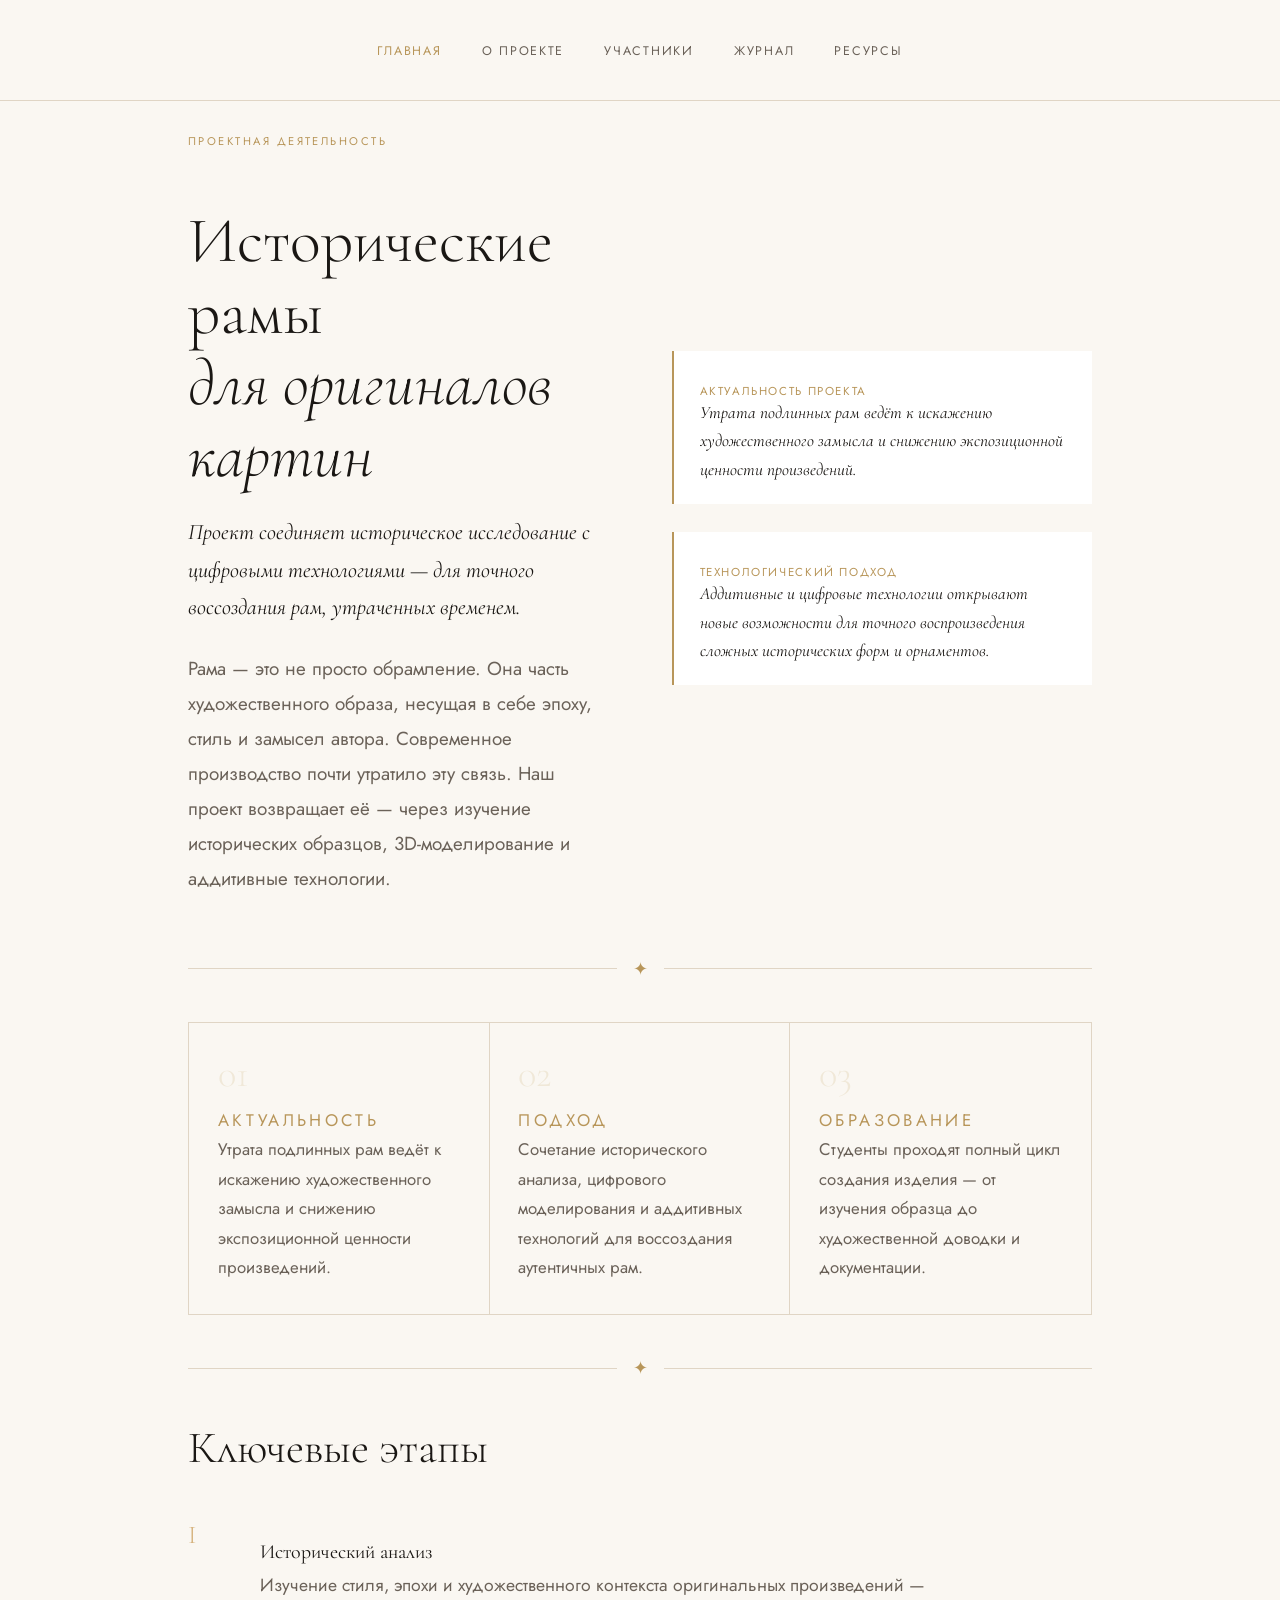
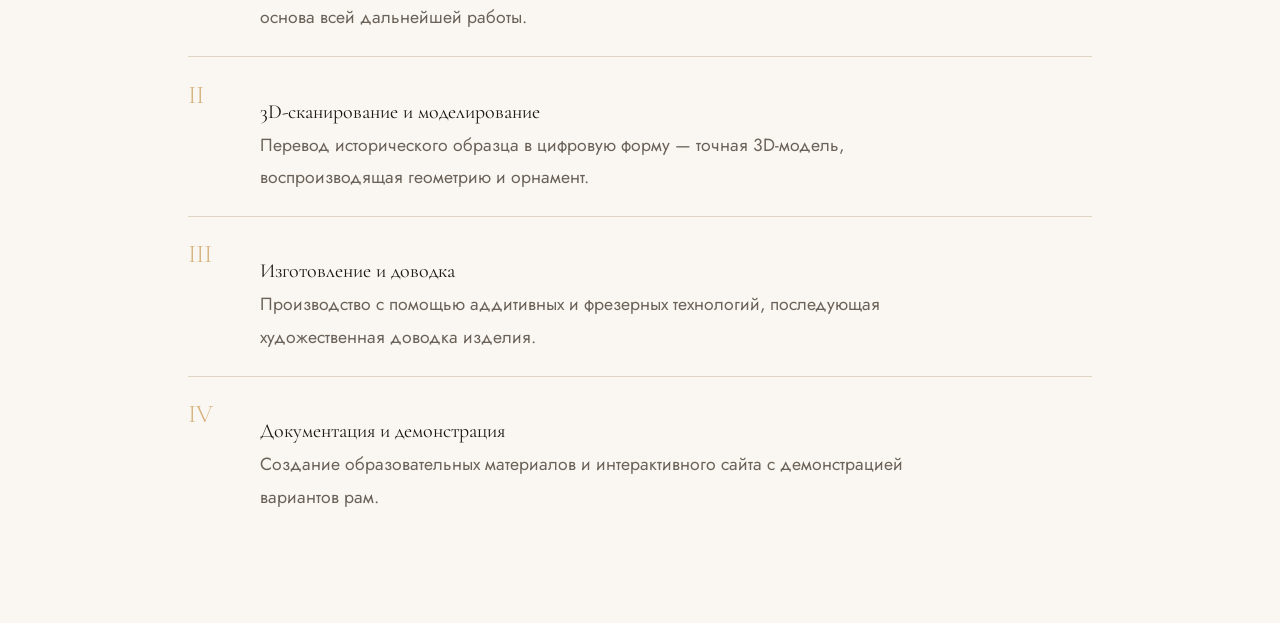
<file: site/Site Alexey/index.html>
<!DOCTYPE html>
<html lang="ru">
<head>
<meta charset="UTF-8">
<meta name="viewport" content="width=device-width, initial-scale=1.0">
<title>Исторические рамы | Главная</title>
<link href="https://fonts.googleapis.com/css2?family=Cormorant+Garamond:ital,wght@0,300;0,400;0,600;1,300;1,400&family=Jost:wght@300;400;500&display=swap" rel="stylesheet">
<link rel="stylesheet" href="css/style.css">
</head>
<body>


<nav>
  <ul>
    <li><a href="index.html" class="active">Главная</a></li>
    <li><a href="about.html">О проекте</a></li>
    <li><a href="team.html">Участники</a></li>
    <li><a href="journal.html">Журнал</a></li>
    <li><a href="resources.html">Ресурсы</a></li>
  </ul>
</nav>

<main>
<section class="active">

 <div class="hero">
      <div class="hero-text">
        <p class="section-label">Проектная деятельность</p>
        <h1>Исторические рамы<br><em>для оригиналов картин</em></h1>
        <p class="lead">Проект соединяет историческое исследование с цифровыми технологиями — для точного воссоздания рам, утраченных временем.</p>
        <p>Рама — это не просто обрамление. Она часть художественного образа, несущая в себе эпоху, стиль и замысел автора. Современное производство почти утратило эту связь. Наш проект возвращает её — через изучение исторических образцов, 3D-моделирование и аддитивные технологии.</p>
      </div>

      <div class="hero-aside">
        <div class="hero-quote">
		  <cite>Актуальность проекта</cite>
          <p>Утрата подлинных рам ведёт к искажению художественного замысла и снижению экспозиционной ценности произведений.</p>
        </div>
        <div class="hero-quote">
		  <cite>Технологический подход</cite>
          <p>Аддитивные и цифровые технологии открывают новые возможности для точного воспроизведения сложных исторических форм и орнаментов.</p>
        </div>
      </div>
    </div>
	<div class="ornament-divider"><span>✦</span></div>
    <div class="home-cards">
      <div class="home-card">
        <div class="home-card-num">01</div>
        <p class="home-card-label">Актуальность</p>
        <p>Утрата подлинных рам ведёт к искажению художественного замысла и снижению экспозиционной ценности произведений.</p>
      </div>
      <div class="home-card">
        <div class="home-card-num">02</div>
        <p class="home-card-label">Подход</p>
        <p>Сочетание исторического анализа, цифрового моделирования и аддитивных технологий для воссоздания аутентичных рам.</p>
      </div>
      <div class="home-card">
        <div class="home-card-num">03</div>
        <p class="home-card-label">Образование</p>
        <p>Студенты проходят полный цикл создания изделия — от изучения образца до художественной доводки и документации.</p>
      </div>
    </div>
	<div class="ornament-divider"><span>✦</span></div>
      <h2>Ключевые этапы</h2>
      <div class="stage-list">
        <div class="stage-item">
          <span class="stage-n">I</span>
          <div class="stage-body">
            <h3>Исторический анализ</h3>
            <p>Изучение стиля, эпохи и художественного контекста оригинальных произведений — основа всей дальнейшей работы.</p>
          </div>
        </div>
        <div class="stage-item">
          <span class="stage-n">II</span>
          <div class="stage-body">
            <h3>3D-сканирование и моделирование</h3>
            <p>Перевод исторического образца в цифровую форму — точная 3D-модель, воспроизводящая геометрию и орнамент.</p>
          </div>
        </div>
        <div class="stage-item">
          <span class="stage-n">III</span>
          <div class="stage-body">
            <h3>Изготовление и доводка</h3>
            <p>Производство с помощью аддитивных и фрезерных технологий, последующая художественная доводка изделия.</p>
          </div>
        </div>
        <div class="stage-item">
          <span class="stage-n">IV</span>
          <div class="stage-body">
            <h3>Документация и демонстрация</h3>
            <p>Создание образовательных материалов и интерактивного сайта с демонстрацией вариантов рам.</p>
          </div>
        </div>
      </div>
    </div>

</section>
</main>

</body>
</html>
</file>
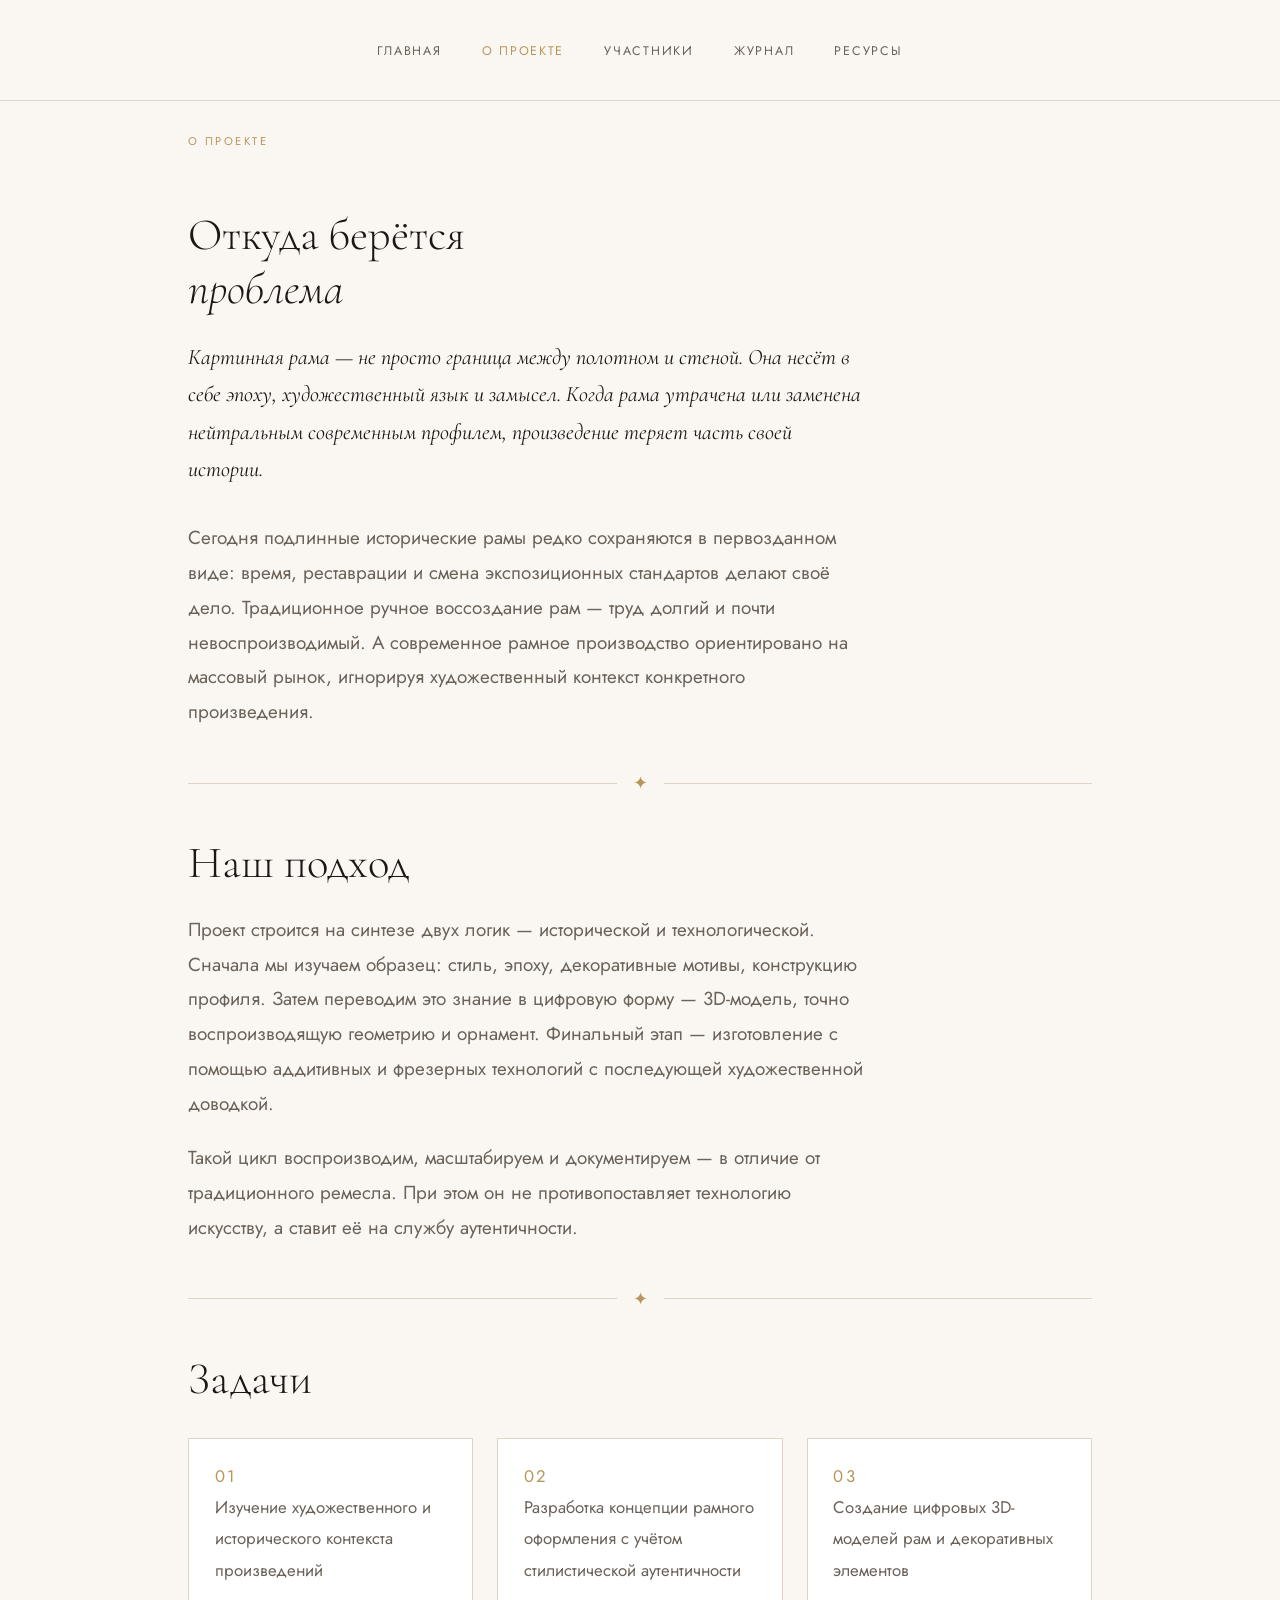
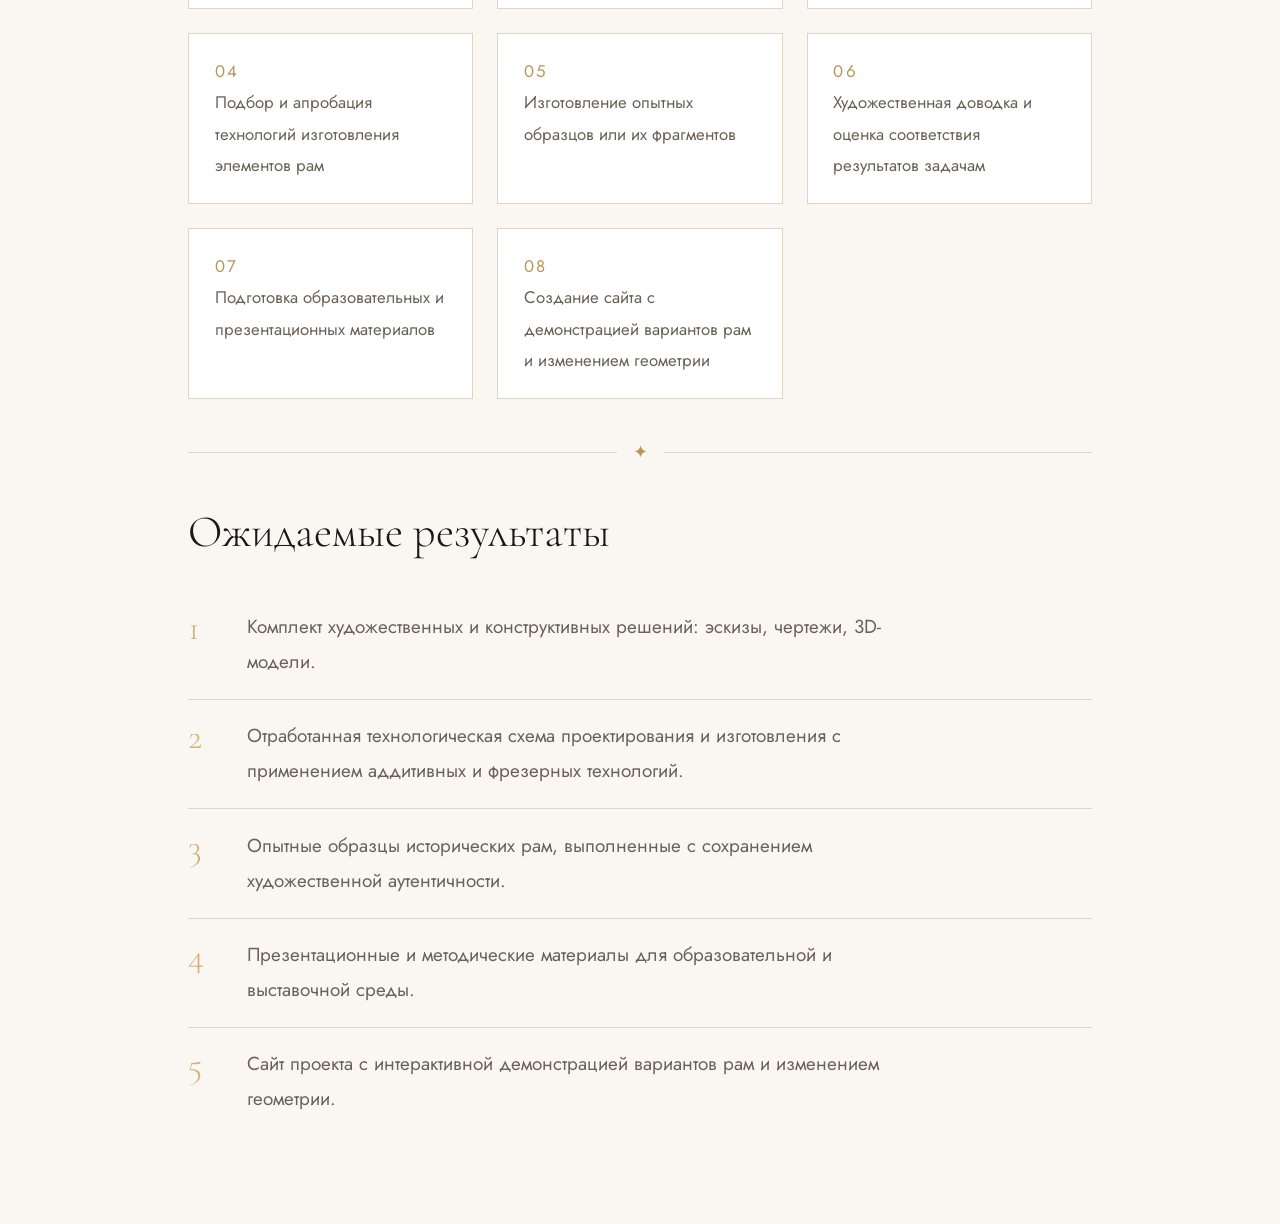
<file: site/Site Alexey/about.html>
<!DOCTYPE html>
<html lang="ru">
<head>
<meta charset="UTF-8">
<meta name="viewport" content="width=device-width, initial-scale=1.0">
<title>Исторические рамы | О проекте</title>
<link href="https://fonts.googleapis.com/css2?family=Cormorant+Garamond:ital,wght@0,300;0,400;0,600;1,300;1,400&family=Jost:wght@300;400;500&display=swap" rel="stylesheet">
<link rel="stylesheet" href="css/style.css">
</head>
<body>

<nav>
  <ul>
    <li><a href="index.html">Главная</a></li>
    <li><a href="about.html" class="active">О проекте</a></li>
    <li><a href="team.html">Участники</a></li>
    <li><a href="journal.html">Журнал</a></li>
    <li><a href="resources.html">Ресурсы</a></li>
  </ul>
</nav>

<main>
<section class="active">
<div class="hero">
	<p class="section-label">О проекте</p>
</div>
    <h2>Откуда берётся<br><em>проблема</em></h2>
    <p class="lead">Картинная рама — не просто граница между полотном и стеной. Она несёт в себе эпоху, художественный язык и замысел. Когда рама утрачена или заменена нейтральным современным профилем, произведение теряет часть своей истории.</p>
    <p>Сегодня подлинные исторические рамы редко сохраняются в первозданном виде: время, реставрации и смена экспозиционных стандартов делают своё дело. Традиционное ручное воссоздание рам — труд долгий и почти невоспроизводимый. А современное рамное производство ориентировано на массовый рынок, игнорируя художественный контекст конкретного произведения.</p>

    <div class="ornament-divider"><span>✦</span></div>

    <h2>Наш подход</h2>
    <p>Проект строится на синтезе двух логик — исторической и технологической. Сначала мы изучаем образец: стиль, эпоху, декоративные мотивы, конструкцию профиля. Затем переводим это знание в цифровую форму — 3D-модель, точно воспроизводящую геометрию и орнамент. Финальный этап — изготовление с помощью аддитивных и фрезерных технологий с последующей художественной доводкой.</p>
    <p>Такой цикл воспроизводим, масштабируем и документируем — в отличие от традиционного ремесла. При этом он не противопоставляет технологию искусству, а ставит её на службу аутентичности.</p>

    <div class="ornament-divider"><span>✦</span></div>

    <h2>Задачи</h2>
    <div class="tasks-grid">
      <div class="task-card"><p class="task-num">01</p><p>Изучение художественного и исторического контекста произведений</p></div>
      <div class="task-card"><p class="task-num">02</p><p>Разработка концепции рамного оформления с учётом стилистической аутентичности</p></div>
      <div class="task-card"><p class="task-num">03</p><p>Создание цифровых 3D-моделей рам и декоративных элементов</p></div>
      <div class="task-card"><p class="task-num">04</p><p>Подбор и апробация технологий изготовления элементов рам</p></div>
      <div class="task-card"><p class="task-num">05</p><p>Изготовление опытных образцов или их фрагментов</p></div>
      <div class="task-card"><p class="task-num">06</p><p>Художественная доводка и оценка соответствия результатов задачам</p></div>
      <div class="task-card"><p class="task-num">07</p><p>Подготовка образовательных и презентационных материалов</p></div>
      <div class="task-card"><p class="task-num">08</p><p>Создание сайта с демонстрацией вариантов рам и изменением геометрии</p></div>
    </div>

    <div class="ornament-divider"><span>✦</span></div>

    <h2>Ожидаемые результаты</h2>
    <div class="results-list">
      <div class="result-item"><span class="result-num">1</span><p>Комплект художественных и конструктивных решений: эскизы, чертежи, 3D-модели.</p></div>
      <div class="result-item"><span class="result-num">2</span><p>Отработанная технологическая схема проектирования и изготовления с применением аддитивных и фрезерных технологий.</p></div>
      <div class="result-item"><span class="result-num">3</span><p>Опытные образцы исторических рам, выполненные с сохранением художественной аутентичности.</p></div>
      <div class="result-item"><span class="result-num">4</span><p>Презентационные и методические материалы для образовательной и выставочной среды.</p></div>
      <div class="result-item"><span class="result-num">5</span><p>Сайт проекта с интерактивной демонстрацией вариантов рам и изменением геометрии.</p></div>
    </div>

</section>
</main>

</body>
</html>
</file>
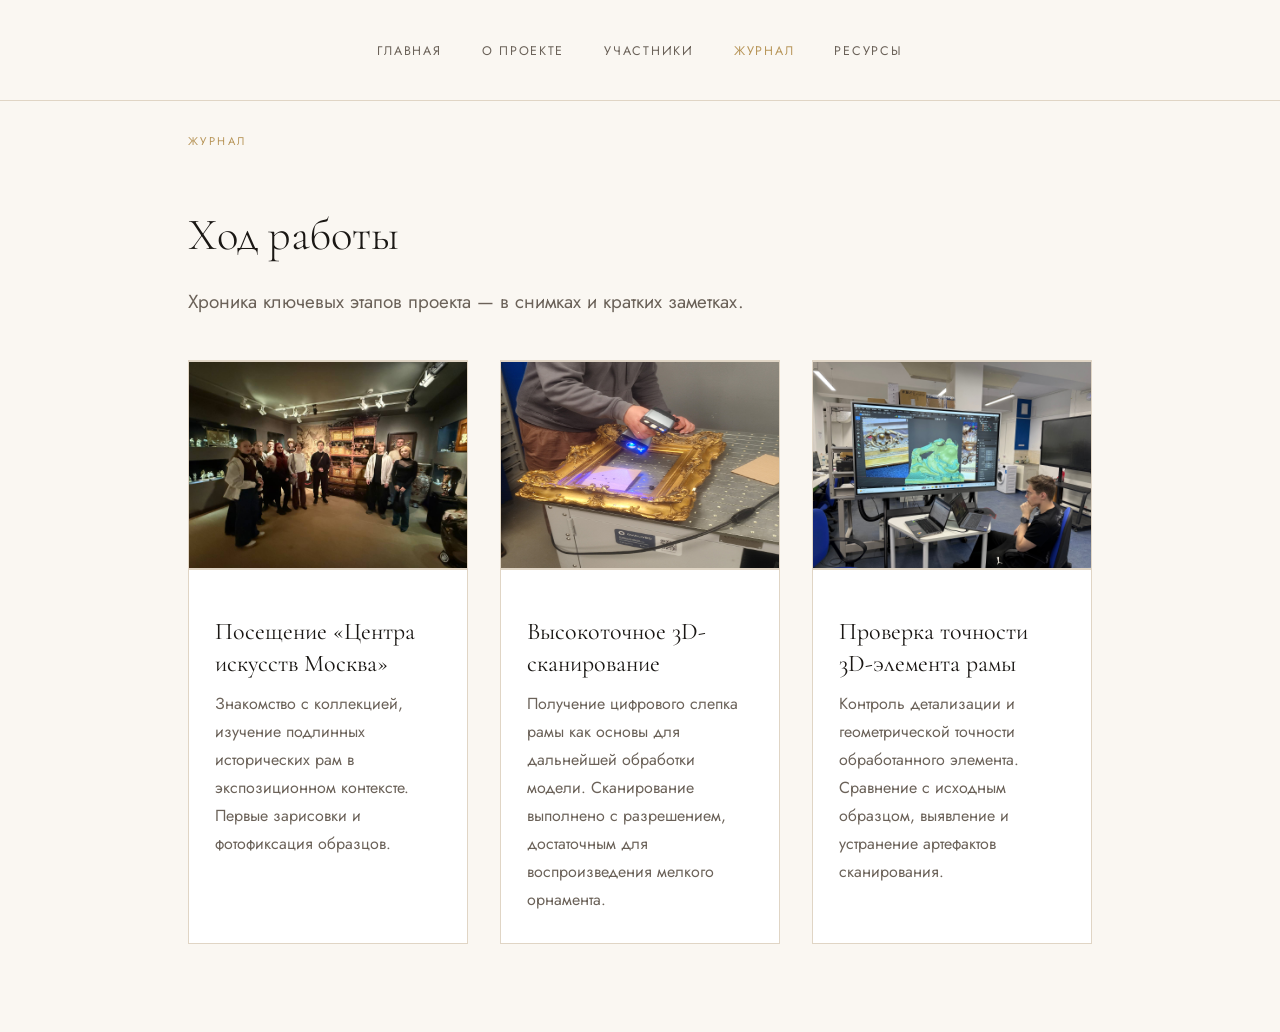
<file: site/Site Alexey/journal.html>
<!DOCTYPE html>
<html lang="ru">
<head>
<meta charset="UTF-8">
<meta name="viewport" content="width=device-width, initial-scale=1.0">
<title>Исторические рамы | Журнал</title>
<link href="https://fonts.googleapis.com/css2?family=Cormorant+Garamond:ital,wght@0,300;0,400;0,600;1,300;1,400&family=Jost:wght@300;400;500&display=swap" rel="stylesheet">
<link rel="stylesheet" href="css/style.css">
</head>
<body>

<nav>
  <ul>
    <li><a href="index.html">Главная</a></li>
    <li><a href="about.html">О проекте</a></li>
    <li><a href="team.html">Участники</a></li>
    <li><a href="journal.html" class="active">Журнал</a></li>
    <li><a href="resources.html">Ресурсы</a></li>
  </ul>
</nav>

<main>
<section class="active">
<div class="hero">
	<p class="section-label">Журнал</p>
</div>
    <h2>Ход работы</h2>
    <p>Хроника ключевых этапов проекта — в снимках и кратких заметках.</p>
    <div class="photo-grid">
      <div class="photo-card">
        <div class="photo-placeholder">
			<img class="member-photo" src="img/museum.jpg">
		</div>
        <div class="photo-meta">
          <h3>Посещение «Центра искусств Москва»</h3>
          <p>Знакомство с коллекцией, изучение подлинных исторических рам в экспозиционном контексте. Первые зарисовки и фотофиксация образцов.</p>
        </div>
      </div>
      <div class="photo-card">
        <div class="photo-placeholder">
			<img class="member-photo" src="img/scan.jpg">
		</div>
        <div class="photo-meta">
          <h3>Высокоточное 3D-сканирование</h3>
          <p>Получение цифрового слепка рамы как основы для дальнейшей обработки модели. Сканирование выполнено с разрешением, достаточным для воспроизведения мелкого орнамента.</p>
        </div>
      </div>
      <div class="photo-card">
        <div class="photo-placeholder">
			<img class="member-photo" src="img/work.jpg">
		</div>
        <div class="photo-meta">
          <h3>Проверка точности 3D-элемента рамы</h3>
          <p>Контроль детализации и геометрической точности обработанного элемента. Сравнение с исходным образцом, выявление и устранение артефактов сканирования.</p>
        </div>
      </div>
    </div>
</section>
</main>

</body>
</html>
</file>
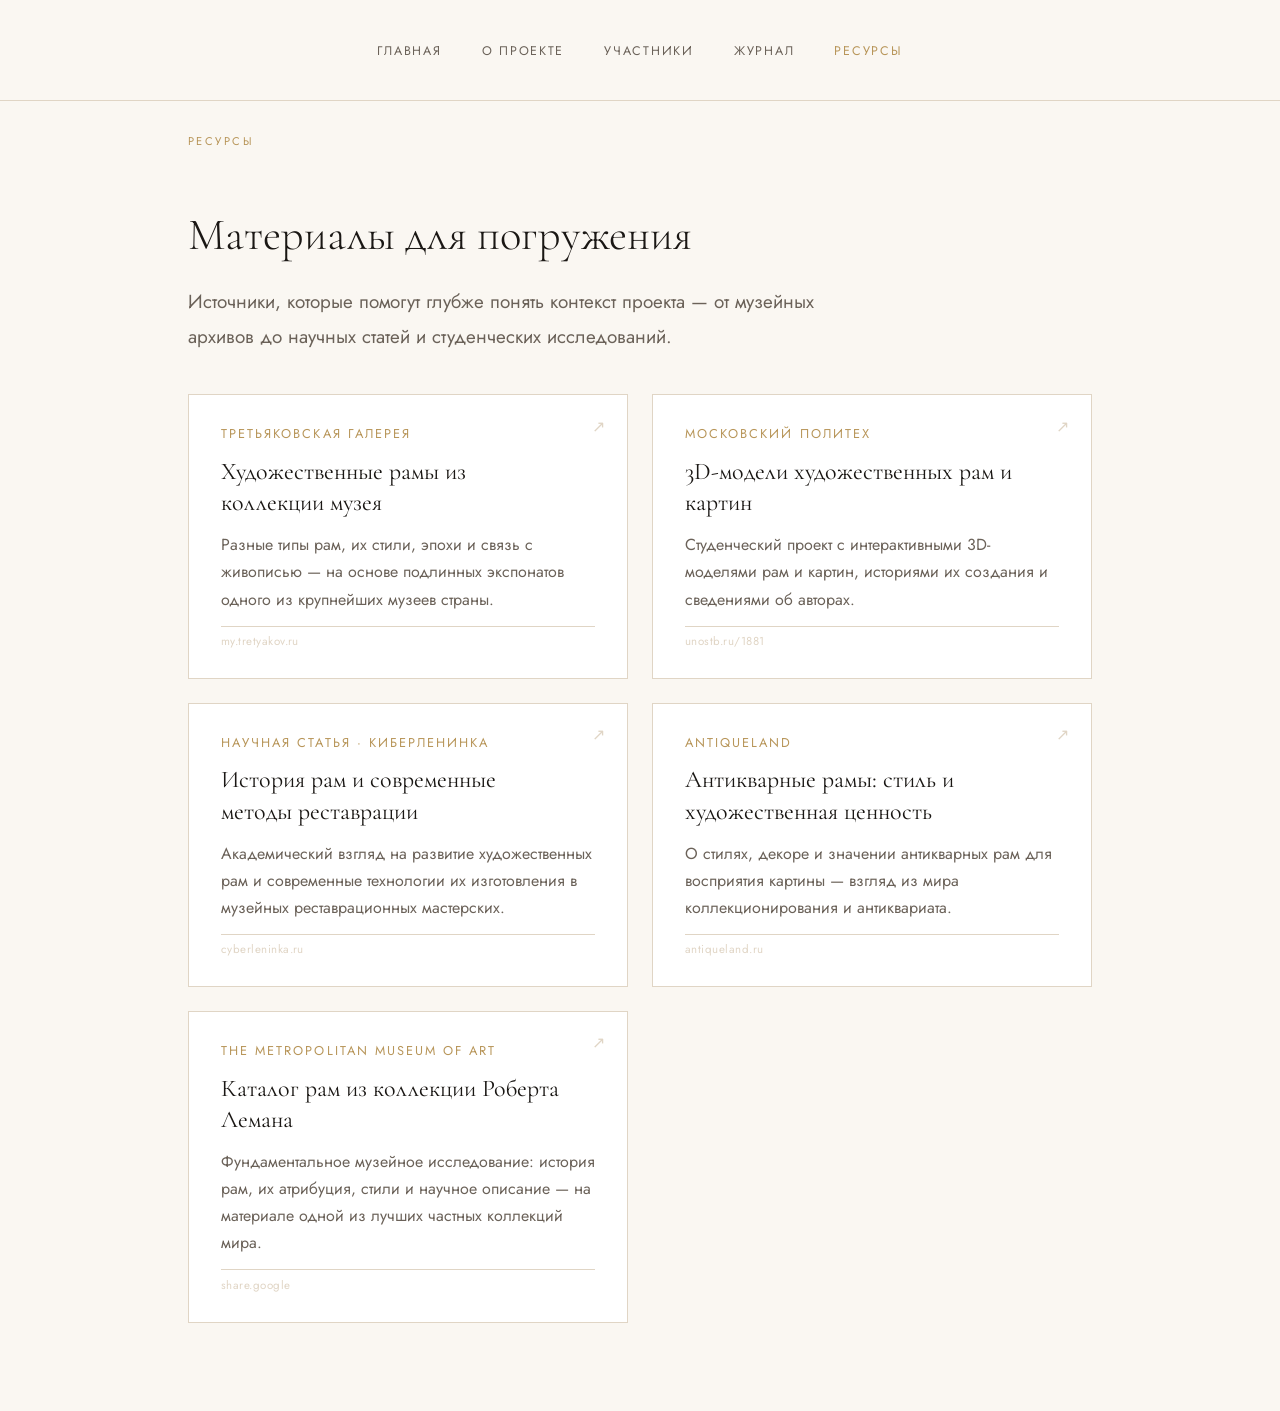
<file: site/Site Alexey/resources.html>
<!DOCTYPE html>
<html lang="ru">
<head>
<meta charset="UTF-8">
<meta name="viewport" content="width=device-width, initial-scale=1.0">
<title>Исторические рамы | Ресурсы</title>
<link href="https://fonts.googleapis.com/css2?family=Cormorant+Garamond:ital,wght@0,300;0,400;0,600;1,300;1,400&family=Jost:wght@300;400;500&display=swap" rel="stylesheet">
<link rel="stylesheet" href="css/style.css">
</head>
<body>

<nav>
  <ul>
    <li><a href="index.html">Главная</a></li>
    <li><a href="about.html">О проекте</a></li>
    <li><a href="team.html">Участники</a></li>
    <li><a href="journal.html">Журнал</a></li>
    <li><a href="resources.html" class="active">Ресурсы</a></li>
  </ul>
</nav>

<main>
<section class="active">
<div class="hero">
	<p class="section-label">Ресурсы</p>
</div>
    <h2>Материалы для погружения</h2>
    <p>Источники, которые помогут глубже понять контекст проекта — от музейных архивов до научных статей и студенческих исследований.</p>
    <div class="resources-grid">

      <a class="resource-card" href="https://my.tretyakov.ru/app/gallery?category=155810" target="_blank" rel="noopener">
        <span class="resource-source">Третьяковская галерея</span>
        <h3>Художественные рамы из коллекции музея</h3>
        <p>Разные типы рам, их стили, эпохи и связь с живописью — на основе подлинных экспонатов одного из крупнейших музеев страны.</p>
        <span class="resource-url">my.tretyakov.ru</span>
      </a>

      <a class="resource-card" href="https://unostb.ru/1881/" target="_blank" rel="noopener">
        <span class="resource-source">Московский Политех</span>
        <h3>3D-модели художественных рам и картин</h3>
        <p>Студенческий проект с интерактивными 3D-моделями рам и картин, историями их создания и сведениями об авторах.</p>
        <span class="resource-url">unostb.ru/1881</span>
      </a>

      <a class="resource-card" href="https://cyberleninka.ru/article/n/kratkaya-istoriya-hudozhestvennyh-ram-i-sovremennyy-opyt-ih-izgotovleniya-v-restavratsionnyh-masterskih-asg/viewer" target="_blank" rel="noopener">
        <span class="resource-source">Научная статья · КиберЛенинка</span>
        <h3>История рам и современные методы реставрации</h3>
        <p>Академический взгляд на развитие художественных рам и современные технологии их изготовления в музейных реставрационных мастерских.</p>
        <span class="resource-url">cyberleninka.ru</span>
      </a>

      <a class="resource-card" href="https://antiqueland.ru/articles/1357/" target="_blank" rel="noopener">
        <span class="resource-source">Antiqueland</span>
        <h3>Антикварные рамы: стиль и художественная ценность</h3>
        <p>О стилях, декоре и значении антикварных рам для восприятия картины — взгляд из мира коллекционирования и антиквариата.</p>
        <span class="resource-url">antiqueland.ru</span>
      </a>

      <a class="resource-card" href="https://share.google/nCqXw1IVtUf0Wc0D0" target="_blank" rel="noopener">
        <span class="resource-source">The Metropolitan Museum of Art</span>
        <h3>Каталог рам из коллекции Роберта Лемана</h3>
        <p>Фундаментальное музейное исследование: история рам, их атрибуция, стили и научное описание — на материале одной из лучших частных коллекций мира.</p>
        <span class="resource-url">share.google</span>
      </a>

    </div>
</section>
</main>

</body>
</html>
</file>
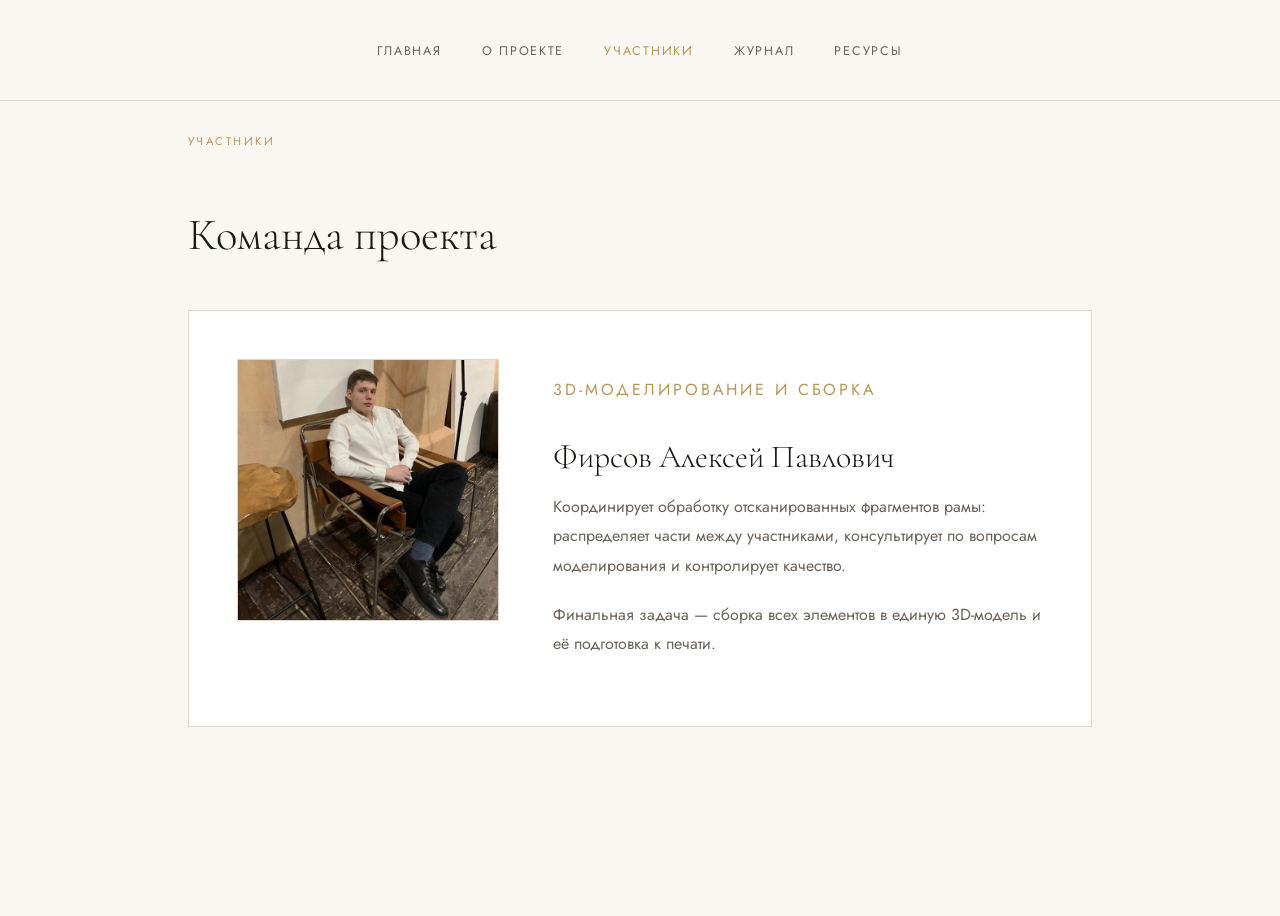
<file: site/Site Alexey/team.html>
<!DOCTYPE html>
<html lang="ru">
<head>
<meta charset="UTF-8">
<meta name="viewport" content="width=device-width, initial-scale=1.0">
<title>Исторические рамы | Участники</title>
<link href="https://fonts.googleapis.com/css2?family=Cormorant+Garamond:ital,wght@0,300;0,400;0,600;1,300;1,400&family=Jost:wght@300;400;500&display=swap" rel="stylesheet">
<link rel="stylesheet" href="css/style.css">
</head>
<body>

<nav>
  <ul>
    <li><a href="index.html">Главная</a></li>
    <li><a href="about.html">О проекте</a></li>
    <li><a href="team.html" class="active">Участники</a></li>
    <li><a href="journal.html">Журнал</a></li>
    <li><a href="resources.html">Ресурсы</a></li>
  </ul>
</nav>

<main>
<section class="active">
<div class="hero">
	<p class="section-label">Участники</p>
</div>
    <h2>Команда проекта</h2>
    <div class="member-single">
      <img class="member-photo" src="img/i.jpg">
      <div class="member-info">
        <p class="member-role">3D-моделирование и сборка</p>
        <h3>Фирсов Алексей Павлович</h3>
        <p>Координирует обработку отсканированных фрагментов рамы: распределяет части между участниками, консультирует по вопросам моделирования и контролирует качество.</p>
        <p>Финальная задача — сборка всех элементов в единую 3D-модель и её подготовка к печати.</p>
      </div>
    </div>

</section>
</main>

</body>
</html>
</file>
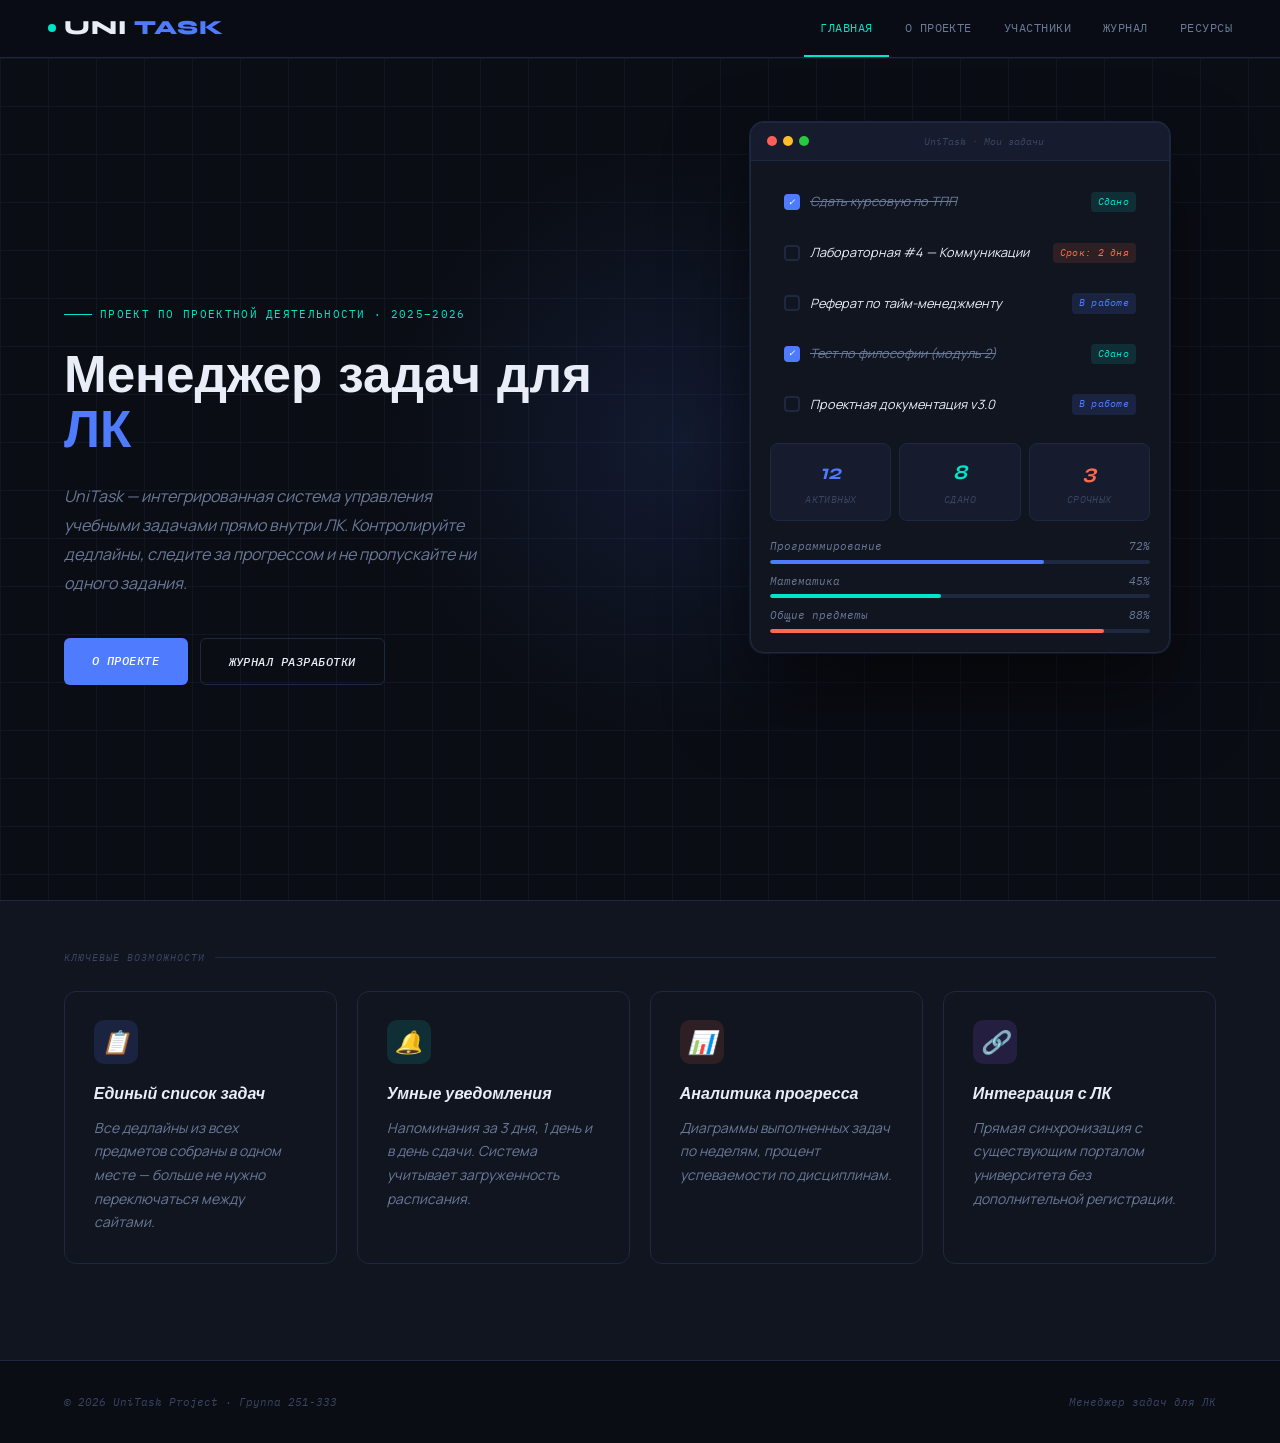
<file: site/Site Lev/taskmanager_site.html>
<!DOCTYPE html>
<html lang="ru">
<head>
<meta charset="UTF-8">
<meta name="viewport" content="width=device-width, initial-scale=1.0">
<title>UniTask — Менеджер задач для Личного Кабинета</title>
<link href="https://fonts.googleapis.com/css2?family=Syne:wght@400;600;700;800&family=IBM+Plex+Mono:wght@300;400;500&family=Manrope:wght@300;400;500;600&display=swap" rel="stylesheet">
<style>
  :root {
    --bg: #0a0d14;
    --surface: #111520;
    --surface2: #161c2e;
    --border: #1e2840;
    --accent: #4f7cff;
    --accent2: #00e5c8;
    --accent3: #ff6b4a;
    --text: #e8edf8;
    --text-muted: #6b7a99;
    --text-dim: #3a4562;
    --glow: rgba(79,124,255,0.18);
  }

  * { margin: 0; padding: 0; box-sizing: border-box; }

  html { scroll-behavior: smooth; }

  body {
    background: var(--bg);
    color: var(--text);
    font-family: 'Manrope', sans-serif;
    font-size: 15px;
    line-height: 1.7;
    overflow-x: hidden;
  }

  /* ── NAV ── */
  nav {
    position: fixed; top: 0; left: 0; right: 0; z-index: 100;
    background: rgba(10,13,20,0.85);
    backdrop-filter: blur(14px);
    border-bottom: 1px solid var(--border);
    display: flex; align-items: center; gap: 0;
    padding: 0 2rem;
    height: 58px;
  }
  .nav-brand {
    font-family: 'Syne', sans-serif;
    font-weight: 800;
    font-size: 1.25rem;
    color: var(--text);
    text-decoration: none;
    margin-right: auto;
    display: flex; align-items: center; gap: 8px;
  }
  .nav-brand span { color: var(--accent); }
  .nav-dot { width: 8px; height: 8px; border-radius: 50%; background: var(--accent2); animation: pulse 2s infinite; }
  @keyframes pulse { 0%,100%{opacity:1;transform:scale(1)} 50%{opacity:.5;transform:scale(0.85)} }
  nav a {
    font-family: 'IBM Plex Mono', monospace;
    font-size: 0.72rem;
    color: var(--text-muted);
    text-decoration: none;
    padding: 0 1rem;
    height: 100%;
    display: flex; align-items: center;
    border-bottom: 2px solid transparent;
    transition: color .2s, border-color .2s;
    letter-spacing: .04em;
    text-transform: uppercase;
  }
  nav a:hover, nav a.active { color: var(--accent2); border-color: var(--accent2); }

  /* ── SECTIONS ── */
  section { display: none; min-height: 100vh; padding-top: 58px; }
  section.active { display: block; animation: fadeIn .4s ease; }
  @keyframes fadeIn { from{opacity:0;transform:translateY(10px)} to{opacity:1;transform:none} }

  /* ── HERO ── */
  .hero {
    min-height: calc(100vh - 58px);
    display: grid;
    grid-template-columns: 1fr 1fr;
    gap: 0;
    position: relative;
    overflow: hidden;
  }
  .hero-grid-bg {
    position: absolute; inset: 0;
    background-image: linear-gradient(var(--border) 1px, transparent 1px), linear-gradient(90deg, var(--border) 1px, transparent 1px);
    background-size: 48px 48px;
    opacity: .35;
  }
  .hero-glow {
    position: absolute; top: 10%; left: 30%;
    width: 600px; height: 600px;
    background: radial-gradient(ellipse, rgba(79,124,255,.12) 0%, transparent 70%);
    pointer-events: none;
  }
  .hero-left {
    padding: 5rem 3rem 3rem 4rem;
    display: flex; flex-direction: column; justify-content: center;
    position: relative; z-index: 2;
  }
  .hero-tag {
    font-family: 'IBM Plex Mono', monospace;
    font-size: .68rem;
    color: var(--accent2);
    letter-spacing: .12em;
    text-transform: uppercase;
    margin-bottom: 1.5rem;
    display: flex; align-items: center; gap: 8px;
  }
  .hero-tag::before { content:''; display:inline-block; width:28px; height:1px; background:var(--accent2); }
  h1 {
    font-family: 'Syne', sans-serif;
    font-weight: 800;
    font-size: clamp(2.4rem, 4vw, 3.6rem);
    line-height: 1.08;
    margin-bottom: 1.5rem;
    color: var(--text);
  }
  h1 em { color: var(--accent); font-style: normal; }
  .hero-desc {
    font-size: 1rem;
    color: var(--text-muted);
    max-width: 440px;
    margin-bottom: 2.5rem;
    line-height: 1.8;
  }
  .btn-row { display: flex; gap: 12px; flex-wrap: wrap; }
  .btn {
    padding: .75rem 1.75rem;
    border-radius: 6px;
    font-family: 'IBM Plex Mono', monospace;
    font-size: .78rem;
    font-weight: 500;
    cursor: pointer;
    letter-spacing: .04em;
    text-transform: uppercase;
    border: none;
    transition: all .2s;
    text-decoration: none;
    display: inline-block;
  }
  .btn-primary { background: var(--accent); color: #fff; }
  .btn-primary:hover { background: #6b8fff; box-shadow: 0 0 24px rgba(79,124,255,.4); }
  .btn-outline { background: transparent; color: var(--text); border: 1px solid var(--border); }
  .btn-outline:hover { border-color: var(--accent2); color: var(--accent2); }

  .hero-right {
    display: flex; align-items: center; justify-content: center;
    padding: 4rem 3rem;
    position: relative; z-index: 2;
  }
  .mockup {
    width: 100%; max-width: 420px;
    background: var(--surface);
    border: 1px solid var(--border);
    border-radius: 14px;
    overflow: hidden;
    box-shadow: 0 40px 80px rgba(0,0,0,.5), 0 0 0 1px var(--border);
  }
  .mockup-bar {
    background: var(--surface2);
    border-bottom: 1px solid var(--border);
    padding: .6rem 1rem;
    display: flex; align-items: center; gap: 6px;
  }
  .mockup-dot { width:10px;height:10px;border-radius:50%; }
  .mockup-dot:nth-child(1){background:#ff5f56}
  .mockup-dot:nth-child(2){background:#ffbd2e}
  .mockup-dot:nth-child(3){background:#27c93f}
  .mockup-title { font-family:'IBM Plex Mono',monospace; font-size:.65rem; color:var(--text-dim); margin-left:auto; margin-right:auto; }
  .mockup-body { padding: 1.2rem; }
  .task-item {
    display: flex; align-items: center; gap: 10px;
    padding: .65rem .8rem;
    border-radius: 8px;
    margin-bottom: 6px;
    border: 1px solid transparent;
    transition: background .2s;
    font-size: .8rem;
  }
  .image {
	width: 100%;
  }
  .task-item:hover { background: var(--surface2); border-color: var(--border); }
  .task-check {
    width: 16px; height: 16px; border-radius: 4px;
    border: 2px solid var(--border); flex-shrink: 0;
    display: flex; align-items: center; justify-content: center;
  }
  .task-check.done { background: var(--accent); border-color: var(--accent); }
  .task-check.done::after { content:'✓'; color:#fff; font-size:.55rem; }
  .task-label { flex:1; color: var(--text); }
  .task-label.done { text-decoration: line-through; color: var(--text-muted); }
  .task-tag {
    font-family:'IBM Plex Mono',monospace; font-size:.6rem;
    padding: 2px 7px; border-radius: 4px; letter-spacing:.03em;
  }
  .tag-blue { background:rgba(79,124,255,.15); color:var(--accent); }
  .tag-green { background:rgba(0,229,200,.12); color:var(--accent2); }
  .tag-orange { background:rgba(255,107,74,.12); color:var(--accent3); }
  .mockup-stats {
    display: grid; grid-template-columns: 1fr 1fr 1fr;
    gap: 8px; margin-top: 1rem;
  }
  .stat-box {
    background: var(--surface2);
    border: 1px solid var(--border);
    border-radius: 8px;
    padding: .7rem;
    text-align: center;
  }
  .stat-num { font-family:'Syne',sans-serif; font-size:1.3rem; font-weight:700; color:var(--accent); }
  .stat-lbl { font-size:.62rem; color:var(--text-dim); font-family:'IBM Plex Mono',monospace; text-transform:uppercase; letter-spacing:.04em; margin-top:2px; }
  .progress-bar-wrap { margin-top:.5rem; }
  .progress-label { display:flex;justify-content:space-between; font-size:.68rem; color:var(--text-muted); margin-bottom:4px; font-family:'IBM Plex Mono',monospace; }
  .progress-track { height:4px; background:var(--border); border-radius:2px; overflow:hidden; }
  .progress-fill { height:100%; border-radius:2px; transition: width 1s ease; }
  .fill-blue { background: var(--accent); width:72%; }
  .fill-green { background: var(--accent2); width:45%; }
  .fill-orange { background: var(--accent3); width:88%; }

  /* ── ABOUT CARDS ── */
  .page-header {
    padding: 4rem 4rem 2.5rem;
    border-bottom: 1px solid var(--border);
  }
  .page-tag {
    font-family:'IBM Plex Mono',monospace; font-size:.68rem;
    color:var(--accent); letter-spacing:.12em; text-transform:uppercase;
    margin-bottom:.8rem; display:flex; align-items:center; gap:8px;
  }
  .page-tag::before { content:''; display:inline-block; width:20px; height:1px; background:var(--accent); }
  h2 { font-family:'Syne',sans-serif; font-weight:800; font-size:clamp(1.8rem,3vw,2.6rem); color:var(--text); margin-bottom:.8rem; }
  .page-subtitle { color:var(--text-muted); max-width:560px; line-height:1.8; }

  .content-area { padding: 3rem 4rem; }

  .cards-grid { display:grid; grid-template-columns: repeat(auto-fit,minmax(260px,1fr)); gap:20px; margin-bottom:3rem; }
  .card {
    background: var(--surface);
    border: 1px solid var(--border);
    border-radius: 12px;
    padding: 1.8rem;
    transition: border-color .25s, transform .25s;
    position: relative; overflow: hidden;
  }
  .card::before {
    content:''; position:absolute; top:0;left:0;right:0; height:2px;
    background: linear-gradient(90deg, var(--accent), var(--accent2));
    opacity:0; transition: opacity .25s;
  }
  .card:hover { border-color: var(--accent); transform: translateY(-3px); }
  .card:hover::before { opacity:1; }
  .card-icon {
    width:44px;height:44px;border-radius:10px;
    display:flex;align-items:center;justify-content:center;
    margin-bottom:1rem; font-size:1.4rem;
  }
  .card-icon.blue { background:rgba(79,124,255,.15); }
  .card-icon.green { background:rgba(0,229,200,.12); }
  .card-icon.orange { background:rgba(255,107,74,.12); }
  .card-icon.purple { background:rgba(150,79,255,.15); }
  .card h3 { font-family:'Syne',sans-serif; font-weight:700; font-size:1rem; margin-bottom:.5rem; color:var(--text); }
  .card p { color:var(--text-muted); font-size:.87rem; line-height:1.7; }

  /* ── TEAM ── */
  .team-grid { display:grid; grid-template-columns:repeat(auto-fit,minmax(280px,1fr)); gap:24px; }
  .member-card {
    background:var(--surface);
    border:1px solid var(--border);
    border-radius:14px;
    padding:2rem;
    transition: border-color .25s, transform .25s;
  }
  .member-card:hover { border-color:var(--accent2); transform:translateY(-4px); }
  .avatar {
    width:64px;height:64px;border-radius:14px;
    display:flex;align-items:center;justify-content:center;
    font-family:'Syne',sans-serif;font-weight:800;font-size:1.5rem;
    margin-bottom:1rem; color:#fff;
    background: linear-gradient(135deg, var(--accent), #7b4fff);
  }
  .avatar.a2 { background: linear-gradient(135deg, var(--accent2), #00a8ff); }
  .avatar.a3 { background: linear-gradient(135deg, var(--accent3), #ffbd2e); }
  .avatar.a4 { background: linear-gradient(135deg, #c84fff, var(--accent)); }
  .member-name { font-family:'Syne',sans-serif; font-weight:700; font-size:1.05rem; margin-bottom:.2rem; }
  .member-role {
    font-family:'IBM Plex Mono',monospace; font-size:.65rem;
    color:var(--accent2); letter-spacing:.06em; text-transform:uppercase;
    margin-bottom:.8rem;
  }
  .member-desc { font-size:.85rem; color:var(--text-muted); line-height:1.75; margin-bottom:1rem; }
  .contrib-list { list-style:none; }
  .contrib-list li {
    font-size:.8rem; color:var(--text-muted); padding:.3rem 0;
    border-bottom:1px solid var(--border); display:flex; align-items:flex-start; gap:8px;
  }
  .contrib-list li:last-child { border:none; }
  .contrib-list li::before { content:'→'; color:var(--accent); font-size:.7rem; flex-shrink:0; margin-top:2px; }

  /* ── JOURNAL ── */
  .journal-list { display:flex; flex-direction:column; gap:24px; }
  .post {
    background:var(--surface);
    border:1px solid var(--border);
    border-radius:12px;
    overflow:hidden;
    transition: border-color .25s;
  }
  .post:hover { border-color: var(--accent); }
  .post-header {
    background:var(--surface2);
    padding:1.2rem 1.8rem;
    border-bottom:1px solid var(--border);
    display:flex; align-items:center; gap:1rem; flex-wrap:wrap;
  }
  .post-num {
    font-family:'IBM Plex Mono',monospace; font-size:.65rem;
    color:var(--accent2); letter-spacing:.1em;
    background:rgba(0,229,200,.1); padding:3px 10px; border-radius:4px;
  }
  .post-date {
    font-family:'IBM Plex Mono',monospace; font-size:.7rem; color:var(--text-dim);
  }
  .post-category {
    margin-left:auto;
    font-family:'IBM Plex Mono',monospace; font-size:.62rem;
    color:var(--accent); letter-spacing:.06em; text-transform:uppercase;
  }
  .post-body { padding:1.8rem; }
  .post-title { font-family:'Syne',sans-serif; font-weight:700; font-size:1.15rem; margin-bottom:.8rem; color:var(--text); }
  .post-text { font-size:.88rem; color:var(--text-muted); line-height:1.8; }
  .post-highlights {
    display:flex; gap:10px; flex-wrap:wrap; margin-top:1.2rem;
  }
  .highlight {
    background:var(--surface2); border:1px solid var(--border);
    border-radius:6px; padding:.4rem .9rem;
    font-size:.75rem; color:var(--text-muted); font-family:'IBM Plex Mono',monospace;
  }
  .post-diagram {
    margin-top:1.4rem;
    background:var(--surface2);
    border:1px solid var(--border);
    border-radius:10px;
    padding:1.2rem 1.5rem;
  }
  .diagram-title { font-size:.72rem; color:var(--text-dim); font-family:'IBM Plex Mono',monospace; text-transform:uppercase; letter-spacing:.06em; margin-bottom:1rem; }
  .phase-flow { display:flex; align-items:center; gap:8px; flex-wrap:wrap; }
  .phase {
    background:var(--bg); border:1px solid var(--border); border-radius:6px;
    padding:.45rem 1rem; font-size:.75rem; font-family:'IBM Plex Mono',monospace;
    color:var(--text-muted);
  }
  .phase.done { border-color:var(--accent2); color:var(--accent2); background:rgba(0,229,200,.07); }
  .phase.progress { border-color:var(--accent3); color:var(--accent3); background:rgba(255, 107, 74,.07); }
  .phase.active { border-color:var(--accent); color:var(--accent); background:rgba(79,124,255,.1); }
  .arrow { color:var(--text-dim); font-size:.9rem; }

  /* ── RESOURCES ── */
  .resources-grid { display:grid; grid-template-columns:repeat(auto-fit,minmax(300px,1fr)); gap:20px; }
  .resource-card {
    background:var(--surface);
    border:1px solid var(--border);
    border-radius:12px;
    padding:1.5rem;
    text-decoration:none;
    display:block;
    transition: all .25s;
    position:relative;
    overflow:hidden;
  }
  .resource-card:hover { border-color:var(--accent2); transform:translateY(-3px); }
  .resource-card:hover .res-arrow { transform:translateX(4px); }
  .res-cat {
    font-family:'IBM Plex Mono',monospace; font-size:.62rem;
    color:var(--text-dim); letter-spacing:.08em; text-transform:uppercase;
    margin-bottom:.6rem;
  }
  .res-title { font-family:'Syne',sans-serif; font-weight:700; font-size:.95rem; color:var(--text); margin-bottom:.4rem; }
  .res-desc { font-size:.8rem; color:var(--text-muted); line-height:1.7; margin-bottom:.8rem; }
  .res-footer { display:flex; align-items:center; justify-content:space-between; }
  .res-domain { font-family:'IBM Plex Mono',monospace; font-size:.65rem; color:var(--accent); }
  .res-arrow { color:var(--text-dim); transition:transform .2s; }

  /* ── DIVIDERS & MISC ── */
  .divider { border:none; border-top:1px solid var(--border); margin: 2.5rem 0; }
  .section-label {
    font-family:'IBM Plex Mono',monospace; font-size:.65rem;
    color:var(--text-dim); letter-spacing:.1em; text-transform:uppercase;
    margin-bottom:1.5rem; display:flex; align-items:center; gap:10px;
  }
  .section-label::after { content:''; flex:1; height:1px; background:var(--border); }

  /* chart bars */
  .bar-chart { display:flex; flex-direction:column; gap:10px; margin-top:1rem; }
  .bar-row { display:flex; align-items:center; gap:12px; font-size:.77rem; }
  .bar-label { width:130px; color:var(--text-muted); font-family:'IBM Plex Mono',monospace; font-size:.68rem; flex-shrink:0; }
  .bar-track { flex:1; height:8px; background:var(--border); border-radius:4px; overflow:hidden; }
  .bar-fill { height:100%; border-radius:4px; }
  .bar-val { width:32px; text-align:right; color:var(--text-dim); font-family:'IBM Plex Mono',monospace; font-size:.65rem; }

  /* video embed area */
  .video-block {
    background:var(--surface2);
    border:1px solid var(--border);
    border-radius:12px;
    overflow:hidden;
    margin: 1.5rem 0;
  }
  .video-label {
    padding:.8rem 1.2rem;
    background:var(--surface);
    border-bottom:1px solid var(--border);
    font-family:'IBM Plex Mono',monospace; font-size:.68rem;
    color:var(--text-dim); letter-spacing:.06em; text-transform:uppercase;
  }
  .video-placeholder {
    aspect-ratio:16/9;
    display:flex; flex-direction:column;
    align-items:center; justify-content:center;
    gap:1rem;
    background: linear-gradient(135deg, #0d1120 0%, #111827 100%);
    cursor: pointer;
    position: relative;
    overflow: hidden;
  }
  .video-placeholder::before {
    content:'';
    position:absolute; inset:0;
    background: radial-gradient(ellipse at center, rgba(79,124,255,.08) 0%, transparent 70%);
  }

  /* Gantt */
  .gantt { width:100%; margin-top:1rem; }
  .gantt-row { display:grid; grid-template-columns:160px 1fr; gap:12px; margin-bottom:8px; align-items:center; }
  .gantt-label { font-size:.75rem; font-family:'IBM Plex Mono',monospace; color:var(--text-muted); }
  .gantt-bar-outer { background:var(--border); border-radius:4px; height:20px; position:relative; overflow:hidden; }
  .gantt-bar-inner {
    height:100%; border-radius:4px; display:flex; align-items:center;
    padding:0 8px; font-size:.62rem; font-family:'IBM Plex Mono',monospace;
    color:rgba(255,255,255,.8); white-space:nowrap; overflow:hidden;
  }

  footer {
    border-top:1px solid var(--border);
    padding:2rem 4rem;
    display:flex; align-items:center; justify-content:space-between;
    font-family:'IBM Plex Mono',monospace; font-size:.68rem; color:var(--text-dim);
    flex-wrap:wrap; gap:1rem;
  }

  @media(max-width:768px) {
    .hero { grid-template-columns:1fr; }
    .hero-right { display:none; }
    .hero-left { padding:3rem 1.5rem; }
    .page-header,.content-area { padding:2rem 1.5rem; }
    nav a { padding:0 .6rem; font-size:.62rem; }
    footer { padding:1.5rem; }
  }
</style>
</head>
<body>

<nav>
  <a href="#" class="nav-brand">
    <div class="nav-dot"></div>
    Uni<span>Task</span>
  </a>
  <a href="#" onclick="show('home')" class="active" id="nav-home">Главная</a>
  <a href="#" onclick="show('about')" id="nav-about">О проекте</a>
  <a href="#" onclick="show('team')" id="nav-team">Участники</a>
  <a href="#" onclick="show('journal')" id="nav-journal">Журнал</a>
  <a href="#" onclick="show('resources')" id="nav-resources">Ресурсы</a>
</nav>

<!-- ═══════════ HOME ═══════════ -->
<section id="home" class="active">
  <div class="hero">
    <div class="hero-grid-bg"></div>
    <div class="hero-glow"></div>
    <div class="hero-left">
      <div class="hero-tag">Проект по проектной деятельности · 2025–2026</div>
      <h1>Менеджер задач для <em>ЛК<em></h1>
      <p class="hero-desc">
        UniTask — интегрированная система управления учебными задачами прямо внутри ЛК.
        Контролируйте дедлайны, следите за прогрессом и не пропускайте ни одного задания.
      </p>
      <div class="btn-row">
        <a href="#" class="btn btn-primary" onclick="show('about')">О проекте</a>
        <a href="#" class="btn btn-outline" onclick="show('journal')">Журнал разработки</a>
      </div>
    </div>
    <div class="hero-right">
      <div class="mockup">
        <div class="mockup-bar">
          <div class="mockup-dot"></div><div class="mockup-dot"></div><div class="mockup-dot"></div>
          <span class="mockup-title">UniTask · Мои задачи</span>
        </div>
        <div class="mockup-body">
          <div class="task-item">
            <div class="task-check done"></div>
            <span class="task-label done">Сдать курсовую по ТПП</span>
            <span class="task-tag tag-green">Сдано</span>
          </div>
          <div class="task-item">
            <div class="task-check"></div>
            <span class="task-label">Лабораторная #4 — Коммуникации</span>
            <span class="task-tag tag-orange">Срок: 2 дня</span>
          </div>
          <div class="task-item">
            <div class="task-check"></div>
            <span class="task-label">Реферат по тайм-менеджменту</span>
            <span class="task-tag tag-blue">В работе</span>
          </div>
          <div class="task-item">
            <div class="task-check done"></div>
            <span class="task-label done">Тест по философии (модуль 2)</span>
            <span class="task-tag tag-green">Сдано</span>
          </div>
          <div class="task-item">
            <div class="task-check"></div>
            <span class="task-label">Проектная документация v3.0</span>
            <span class="task-tag tag-blue">В работе</span>
          </div>

          <div class="mockup-stats">
            <div class="stat-box">
              <div class="stat-num">12</div>
              <div class="stat-lbl">Активных</div>
            </div>
            <div class="stat-box">
              <div class="stat-num" style="color:var(--accent2)">8</div>
              <div class="stat-lbl">Сдано</div>
            </div>
            <div class="stat-box">
              <div class="stat-num" style="color:var(--accent3)">3</div>
              <div class="stat-lbl">Срочных</div>
            </div>
          </div>

          <div style="margin-top:1rem;">
            <div class="progress-bar-wrap">
              <div class="progress-label"><span>Программирование</span><span>72%</span></div>
              <div class="progress-track"><div class="progress-fill fill-blue"></div></div>
            </div>
            <div class="progress-bar-wrap" style="margin-top:8px;">
              <div class="progress-label"><span>Математика</span><span>45%</span></div>
              <div class="progress-track"><div class="progress-fill fill-green"></div></div>
            </div>
            <div class="progress-bar-wrap" style="margin-top:8px;">
              <div class="progress-label"><span>Общие предметы</span><span>88%</span></div>
              <div class="progress-track"><div class="progress-fill fill-orange"></div></div>
            </div>
          </div>
        </div>
      </div>
    </div>
  </div>

  <div style="padding:3rem 4rem; background:var(--surface); border-top:1px solid var(--border);">
    <div class="section-label">Ключевые возможности</div>
    <div class="cards-grid">
      <div class="card">
        <div class="card-icon blue">📋</div>
        <h3>Единый список задач</h3>
        <p>Все дедлайны из всех предметов собраны в одном месте — больше не нужно переключаться между сайтами.</p>
      </div>
      <div class="card">
        <div class="card-icon green">🔔</div>
        <h3>Умные уведомления</h3>
        <p>Напоминания за 3 дня, 1 день и в день сдачи. Система учитывает загруженность расписания.</p>
      </div>
      <div class="card">
        <div class="card-icon orange">📊</div>
        <h3>Аналитика прогресса</h3>
        <p>Диаграммы выполненных задач по неделям, процент успеваемости по дисциплинам.</p>
      </div>
      <div class="card">
        <div class="card-icon purple">🔗</div>
        <h3>Интеграция с ЛК</h3>
        <p>Прямая синхронизация с существующим порталом университета без дополнительной регистрации.</p>
      </div>
    </div>
  </div>

  <footer>
    <span>© 2026 UniTask Project · Группа 251-333</span>
    <span>Менеджер задач для ЛК</span>
  </footer>
</section>

<!-- ═══════════ ABOUT ═══════════ -->
<section id="about">
  <div class="page-header">
    <div class="page-tag">О проекте</div>
    <h2>UniTask — зачем и как</h2>
    <p class="page-subtitle">Описание проблематики, целей и архитектуры системы управления учебными задачами.</p>
  </div>

  <div class="content-area">

    <div class="section-label">Проблема</div>
    <div class="cards-grid" style="grid-template-columns:1fr 1fr;">
      <div>
        <p style="color:var(--text-muted);line-height:1.9;font-size:.93rem;">
          Современный студент вынужден отслеживать задания сразу в нескольких системах: личном кабинете университета,
          СДО(LMS), Telegram-чатах c преподавателем, бумажные объявления. Это приводит к пропуску дедлайнов, стрессу
          и снижению академической успеваемости.
        </p>
        <br>
        <p style="color:var(--text-muted);line-height:1.9;font-size:.93rem;">
          <strong style="color:var(--text)">UniTask</strong> решает эту проблему, агрегируя все задания из СДО в единый
          интерфейс внутри уже привычного Личного Кабинета — без регистрации, без новых паролей,
          без переключения вкладок.
        </p>
      </div>
      <div class="post-diagram">
        <div class="diagram-title">Текущий поток информации (проблема)</div>
        <div style="display:flex;flex-direction:column;gap:8px;font-size:.78rem;font-family:'IBM Plex Mono',monospace;">
          <div style="display:flex;align-items:center;gap:8px;color:var(--accent3);">
            <span>⚠</span><span>Личный кабинет → расписание</span>
          </div>
          <div style="display:flex;align-items:center;gap:8px;color:var(--accent3);">
            <span>⚠</span><span>СДО → задания и тесты</span>
          </div>
          <div style="display:flex;align-items:center;gap:8px;color:var(--accent3);">
            <span>⚠</span><span>Telegram → объявления</span>
          </div>
          <div style="display:flex;align-items:center;gap:8px;color:var(--accent3);">
            <span>⚠</span><span>Почта → официальные уведомления</span>
          </div>
          <hr style="border:1px solid var(--border);margin:.4rem 0;">
          <div style="display:flex;align-items:center;gap:8px;color:var(--accent2);">
            <span>✓</span><span>UniTask → всё в одном</span>
          </div>
        </div>
      </div>
    </div>

    <hr class="divider">

    <div class="section-label">Цели проекта</div>
    <div class="cards-grid">
      <div class="card">
        <div class="card-icon blue">🎯</div>
        <h3>Цель 1 — Агрегация</h3>
        <p>Объединить задания из всех учебных систем в одном виджете внутри ЛК.</p>
      </div>
      <div class="card">
        <div class="card-icon green">🎯</div>
        <h3>Цель 2 — Уведомления</h3>
        <p>Реализовать систему push/email-напоминаний с настраиваемым расписанием.</p>
      </div>
      <div class="card">
        <div class="card-icon orange">🎯</div>
        <h3>Цель 3 — Аналитика</h3>
        <p>Предоставить студенту дашборд с прогрессом выполнения по каждой дисциплине.</p>
      </div>
      <div class="card">
        <div class="card-icon purple">🎯</div>
        <h3>Цель 4 — Интеграция</h3>
        <p>Разработать REST API-слой для бесшовного встраивания в существующую инфраструктуру.</p>
      </div>
    </div>

    <hr class="divider">

    <div class="section-label">Архитектура системы</div>
    <div class="post-diagram">
      <div class="diagram-title">Компоненты UniTask</div>
      <div style="display:grid;grid-template-columns:repeat(auto-fit,minmax(200px,1fr));gap:12px;margin-top:.5rem;">
        <div style="background:var(--bg);border:1px solid var(--accent);border-radius:8px;padding:1rem;text-align:center;">
          <div style="font-size:1.5rem;margin-bottom:.4rem;">🌐</div>
          <div style="font-family:'Syne',sans-serif;font-weight:700;font-size:.85rem;color:var(--accent);">Frontend</div>
          <div style="font-size:.75rem;color:var(--text-muted);font-family:'IBM Plex Mono',monospace;margin-top:.3rem;">React · TypeScript</div>
        </div>
        <div style="background:var(--bg);border:1px solid var(--accent2);border-radius:8px;padding:1rem;text-align:center;">
          <div style="font-size:1.5rem;margin-bottom:.4rem;">⚙️</div>
          <div style="font-family:'Syne',sans-serif;font-weight:700;font-size:.85rem;color:var(--accent2);">Backend API</div>
          <div style="font-size:.75rem;color:var(--text-muted);font-family:'IBM Plex Mono',monospace;margin-top:.3rem;">Node.js · REST</div>
        </div>
        <div style="background:var(--bg);border:1px solid var(--accent3);border-radius:8px;padding:1rem;text-align:center;">
          <div style="font-size:1.5rem;margin-bottom:.4rem;">🗄️</div>
          <div style="font-family:'Syne',sans-serif;font-weight:700;font-size:.85rem;color:var(--accent3);">База данных</div>
          <div style="font-size:.75rem;color:var(--text-muted);font-family:'IBM Plex Mono',monospace;margin-top:.3rem;">PostgreSQL</div>
        </div>
        <div style="background:var(--bg);border:1px solid #c84fff;border-radius:8px;padding:1rem;text-align:center;">
          <div style="font-size:1.5rem;margin-bottom:.4rem;">🔌</div>
          <div style="font-family:'Syne',sans-serif;font-weight:700;font-size:.85rem;color:#c84fff;">Интеграции</div>
          <div style="font-size:.75rem;color:var(--text-muted);font-family:'IBM Plex Mono',monospace;margin-top:.3rem;">Moodle API · Auth SSO</div>
        </div>
      </div>
    </div>

    <hr class="divider">

    <div class="section-label">Ожидаемые результаты</div>
    <div class="bar-chart">
      <div class="bar-row">
        <span class="bar-label">Снижение пропусков</span>
        <div class="bar-track"><div class="bar-fill" style="width:23%;background:var(--accent2);"></div></div>
        <span class="bar-val">−23%</span>
      </div>
      <div class="bar-row">
        <span class="bar-label">Экономия времени</span>
        <div class="bar-track"><div class="bar-fill" style="width:60%;background:var(--accent);"></div></div>
        <span class="bar-val">60%</span>
      </div>
      <div class="bar-row">
        <span class="bar-label">Охват студентов</span>
        <div class="bar-track"><div class="bar-fill" style="width:85%;background:var(--accent3);"></div></div>
        <span class="bar-val">~5000</span>
      </div>
      <div class="bar-row">
        <span class="bar-label">Удовлетворённость</span>
        <div class="bar-track"><div class="bar-fill" style="width:80%;background:#c84fff;"></div></div>
        <span class="bar-val">4.2/5</span>
      </div>
    </div>
  </div>
  <footer>
    <span>© 2026 UniTask Project · Группа 251-333</span>
    <span>О проекте</span>
  </footer>
</section>

<!-- ═══════════ TEAM ═══════════ -->
<section id="team">
  <div class="page-header">
    <div class="page-tag">Участники</div>
    <h2>Команда проекта</h2>
    <p class="page-subtitle">Вклад каждого участника группы в разработку UniTask.</p>
  </div>

  <div class="content-area">
    <div class="section-label">Состав группы пд</div>
    <div class="team-grid">

      <div class="member-card">
        <div class="avatar">ЮР</div>
        <div class="member-name">Юрий Родин</div>
        <div class="member-role">Руководитель проекта · PM</div>
        <div class="member-desc">
          Отвечает за координацию команды, планирование спринтов и связь с куратором.
          Разработала концепцию проекта и требования к системе.
        </div>
        <ul class="contrib-list">
          <li>Составление технического задания и требований</li>
          <li>Планирование этапов разработки (Gantt-диаграмма)</li>
          <li>Координация встреч и распределение задач</li>
        </ul>
      </div>

      <div class="member-card">
        <div class="avatar a2">ДМ</div>
        <div class="member-name">Дмитрий Макурин</div>
        <div class="member-role">Backend-разработчик</div>
        <div class="member-desc">
          Разработал серверную часть приложения на Node.js, REST API
          и модуль интеграции с системой Moodle университета.
        </div>
        <ul class="contrib-list">
          <li>Проектирование и реализация REST API</li>
          <li>Интеграция с СДО и SSO-авторизацией ЛК</li>
          <li>Настройка базы данных PostgreSQL</li>
          <li>Написание юнит-тестов для API-эндпоинтов</li>
        </ul>
      </div>

      <div class="member-card">
        <div class="avatar a3">СБ</div>
        <div class="member-name">София Баранова</div>
        <div class="member-role">Frontend-разработчик · UI/UX</div>
        <div class="member-desc">
          Создала пользовательский интерфейс системы на React, разработала
          дизайн-систему и все экраны приложения.
        </div>
        <ul class="contrib-list">
          <li>Разработка UI-компонентов на React + TypeScript</li>
          <li>Проектирование UX: вайрфреймы и прототипы в Figma</li>
          <li>Адаптивная вёрстка для мобильных устройств</li>
          <li>Дизайн дашборда и визуализация данных</li>
        </ul>
      </div>

      <div class="member-card">
        <div class="avatar a4">ЛЖ</div>
        <div class="member-name">Лев Животовский</div>
        <div class="member-role">Аналитик · QA-инженер</div>
        <div class="member-desc">
          Провёл анализ требований пользователей, тестирование системы
          и подготовил сайт проекта и документацию.
        </div>
        <ul class="contrib-list">
          <li>Анкетирование и интервью студентов (n=120)</li>
          <li>Функциональное и нагрузочное тестирование</li>
          <li>Разработка сайта проекта (данный сайт)</li>
          <li>Подготовка презентации для защиты проекта</li>
        </ul>
      </div>

    </div>

    <hr class="divider">
    <div class="section-label">Распределение задач по компонентам</div>
    <div class="post-diagram">
      <div class="diagram-title">Вклад по модулям системы</div>
      <div class="bar-chart">
        <div class="bar-row">
          <span class="bar-label">Руководство / PM</span>
          <div class="bar-track"><div class="bar-fill" style="width:100%;background:var(--accent);"></div></div>
          <span class="bar-val" style="color:var(--text-muted)">Юрий</span>
        </div>
        <div class="bar-row">
          <span class="bar-label">Backend API</span>
          <div class="bar-track"><div class="bar-fill" style="width:100%;background:var(--accent2);"></div></div>
          <span class="bar-val" style="color:var(--text-muted)">Дмитрий</span>
        </div>
        <div class="bar-row">
          <span class="bar-label">Frontend / UI</span>
          <div class="bar-track"><div class="bar-fill" style="width:100%;background:var(--accent3);"></div></div>
          <span class="bar-val" style="color:var(--text-muted)">София</span>
        </div>
        <div class="bar-row">
          <span class="bar-label">Аналитика / QA</span>
          <div class="bar-track"><div class="bar-fill" style="width:100%;background:#c84fff;"></div></div>
          <span class="bar-val" style="color:var(--text-muted)">Лев</span>
        </div>
      </div>
    </div>
  </div>
  <footer>
    <span>© 2026 UniTask Project · Группа 251-333</span>
    <span>Участники</span>
  </footer>
</section>

<!-- ═══════════ JOURNAL ═══════════ -->
<section id="journal">
  <div class="page-header">
    <div class="page-tag">Журнал</div>
    <h2>Прогресс разработки</h2>
    <p class="page-subtitle">Хроника ключевых событий, решений и достижений проекта.</p>
  </div>

  <div class="content-area">

    <!-- Gantt overview -->
    <div class="section-label">Общий план проекта</div>
    <div class="post-diagram" style="margin-bottom:2rem;">
      <div class="diagram-title">Диаграмма Ганта — этапы проекта</div>
      <div class="gantt">
        <div class="gantt-row">
          <div class="gantt-label">Анализ требований</div>
          <div class="gantt-bar-outer"><div class="gantt-bar-inner" style="width:25%;background:linear-gradient(90deg,var(--accent2),#00a8ff);">Сент – Окт</div></div>
        </div>
        <div class="gantt-row">
          <div class="gantt-label">Проектирование</div>
          <div class="gantt-bar-outer"><div class="gantt-bar-inner" style="margin-left:20%;width:20%;background:linear-gradient(90deg,var(--accent),#7b4fff);">Окт – Нояб</div></div>
        </div>
        <div class="gantt-row">
          <div class="gantt-label">Разработка MVP</div>
          <div class="gantt-bar-outer"><div class="gantt-bar-inner" style="margin-left:35%;width:35%;background:linear-gradient(90deg,var(--accent3),#ffbd2e);">Нояб – Янв</div></div>
        </div>
        <div class="gantt-row">
          <div class="gantt-label">Тестирование</div>
          <div class="gantt-bar-outer"><div class="gantt-bar-inner" style="margin-left:65%;width:20%;background:linear-gradient(90deg,#c84fff,var(--accent));">Фев – Мар</div></div>
        </div>
        <div class="gantt-row">
          <div class="gantt-label">Защита проекта</div>
          <div class="gantt-bar-outer"><div class="gantt-bar-inner" style="margin-left:85%;width:15%;background:linear-gradient(90deg,var(--accent2),var(--accent));">Апр – Май</div></div>
        </div>
      </div>
    </div>

    <div class="section-label">Записи журнала</div>
    <div class="journal-list">

      <!-- Post 1 -->
      <div class="post">
        <div class="post-header">
          <span class="post-num">ПОСТ #001</span>
          <span class="post-date">15 октября 2025</span>
          <span class="post-category">Анализ · Проектирование</span>
        </div>
        <div class="post-body">
          <div class="post-title">Старт проекта: анализ требований и первые прототипы</div>
          <div class="post-text">
            Команда провела вводную встречу с куратором и приступила к анализу болевых точек студентов.
            Лев разослал анкету 120 студентам первого и второго курса. Результаты показали,
            что <strong style="color:var(--text)">56% студентов</strong> хотя бы раз пропускали дедлайн
            из-за разрозненности информации по разным платформам.
            <br><br>
            София подготовила первые вайрфреймы в Figma — три ключевых экрана: список задач,
            детальная карточка задания и дашборд прогресса. Дмитрий изучил документацию Moodle API
            и подтвердил техническую возможность интеграции.
          </div>
          <div class="post-highlights">
            <span class="highlight">120 анкет собрано</span>
            <span class="highlight">56% — проблема подтверждена</span>
            <span class="highlight">3 вайрфрейма готовы</span>
            <span class="highlight">Moodle API изучен</span>
          </div>
          <div class="post-diagram" style="margin-top:1.2rem;">
            <div class="diagram-title">Результаты анкетирования</div>
            <div class="bar-chart">
              <div class="bar-row">
                <span class="bar-label">Пропускали дедлайн</span>
                <div class="bar-track"><div class="bar-fill" style="width:56%;background:var(--accent3);"></div></div>
                <span class="bar-val">56%</span>
              </div>
              <div class="bar-row">
                <span class="bar-label">Хотят единый трекер</span>
                <div class="bar-track"><div class="bar-fill" style="width:91%;background:var(--accent2);"></div></div>
                <span class="bar-val">91%</span>
              </div>
              <div class="bar-row">
                <span class="bar-label">Пользуются СДО</span>
                <div class="bar-track"><div class="bar-fill" style="width:99%;background:var(--accent);"></div></div>
                <span class="bar-val">99%</span>
              </div>
            </div>
          </div>
        </div>
      </div>

      <!-- Post 2 -->
      <div class="post">
        <div class="post-header">
          <span class="post-num">ПОСТ #002</span>
          <span class="post-date">20 декабря 2025</span>
          <span class="post-category">Разработка · MVP</span>
        </div>
        <div class="post-body">
          <div class="post-title">MVP готов: первый рабочий прототип системы</div>
          <div class="post-text">
            Завершён первый рабочий прототип UniTask. Дмитрий реализовал базовый REST API с эндпоинтами
            для получения списка задач, обновления статусов и синхронизации с СДО.
            София собрала React-приложение с тремя экранами, интегрированными с API.
            <br><br>
            Внутреннее тестирование командой выявило 12 багов, из которых 10 исправлено до конца итерации.
            Особой проблемой стала авторизация через SSO университета — потребовала дополнительной консультации
            с IT-отделом вуза. Юрий Леонидович организовал встречу с представителями IT-службы.
          </div>
          <div class="post-highlights">
            <span class="highlight">REST API — 8 эндпоинтов</span>
            <span class="highlight">React UI — 3 экрана</span>
            <span class="highlight">12 багов найдено</span>
            <span class="highlight">10 багов закрыто</span>
          </div>
          <div class="post-diagram" style="margin-top:1.2rem;">
            <div class="diagram-title">Статус разработки компонентов</div>
            <div class="phase-flow">
              <div class="phase done">Анализ ✓</div>
              <div class="arrow">→</div>
              <div class="phase done">Дизайн ✓</div>
              <div class="arrow">→</div>
              <div class="phase active">MVP ◉</div>
              <div class="arrow">→</div>
              <div class="phase">Тестирование</div>
              <div class="arrow">→</div>
              <div class="phase">Запуск</div>
            </div>
          </div>
        </div>
      </div>

      <!-- Post 3 -->
      <div class="post">
        <div class="post-header">
          <span class="post-num">ПОСТ #003</span>
          <span class="post-date">10 марта 2026</span>
          <span class="post-category">Тестирование · Финализация</span>
        </div>
        <div class="post-body">
          <div class="post-title">Планируемое пилотное тестирование с реальными студентами</div>
          <div class="post-text">
            Для проверки эффективности системы UniTask планируется проведение пилотного тестирования в одной академической группе из 31 студента.
			Предполагается, что участники будут использовать систему в течение трёх недель в условиях реального учебного процесса.
			После завершения тестирования планируется сбор обратной связи через встроенный опросник.
            <br><br>
            Ожидается, что средняя оценка удобства интерфейса составит около <strong style="color:var(--accent2)">4.3 / 5</strong>.
			Предполагается, что наиболее востребованной функцией станут напоминания о задачах и дедлайнах.
			На основе полученных отзывов планируется доработка системы, включая добавление фильтра по предметам и возможности ручного добавления задач.
          </div>
          <div class="post-diagram" style="margin-top:1.2rem;">
            <div class="diagram-title">Ожидаемые оценки по категориям</div>
            <div class="bar-chart">
              <div class="bar-row">
                <span class="bar-label">Напоминания</span>
                <div class="bar-track"><div class="bar-fill" style="width:94%;background:var(--accent2);"></div></div>
                <span class="bar-val">4.7</span>
              </div>
              <div class="bar-row">
                <span class="bar-label">Интерфейс</span>
                <div class="bar-track"><div class="bar-fill" style="width:86%;background:var(--accent);"></div></div>
                <span class="bar-val">4.3</span>
              </div>
              <div class="bar-row">
                <span class="bar-label">Скорость работы</span>
                <div class="bar-track"><div class="bar-fill" style="width:82%;background:#c84fff;"></div></div>
                <span class="bar-val">4.1</span>
              </div>
              <div class="bar-row">
                <span class="bar-label">Полезность</span>
                <div class="bar-track"><div class="bar-fill" style="width:90%;background:var(--accent3);"></div></div>
                <span class="bar-val">4.5</span>
              </div>
            </div>
          </div>
          <div class="post-diagram" style="margin-top:1.2rem;">
            <div class="diagram-title">Финальный статус проекта</div>
            <div class="phase-flow">
              <div class="phase done">Анализ ✓</div>
              <div class="arrow">→</div>
              <div class="phase done">Дизайн ✓</div>
              <div class="arrow">→</div>
              <div class="phase done">MVP ✓</div>
              <div class="arrow">→</div>
              <div class="phase progress">Тест ⏱</div>
              <div class="arrow">→</div>
              <div class="phase active">Защита ◉</div>
            </div>
          </div>
        </div>
      </div>

    </div>
  </div>
  <footer>
    <span>© 2026 UniTask Project · Группа 251-333</span>
    <span>Журнал разработки</span>
  </footer>
</section>

<!-- ═══════════ RESOURCES ═══════════ -->
<section id="resources">
  <div class="page-header">
    <div class="page-tag">Ресурсы</div>
    <h2>Полезные материалы</h2>
    <p class="page-subtitle">Ссылки на партнёра проекта, инструменты, статьи и исследования.</p>
  </div>

  <div class="content-area">

    <div class="section-label">Организация-партнёр</div>
    <div style="background:var(--surface);border:1px solid var(--accent);border-radius:14px;padding:2rem;margin-bottom:2rem;display:flex;gap:2rem;flex-wrap:wrap;align-items:center;">
      <div style="width:72px;height:72px;border-radius:14px;background:rgba(79,124,255,.15);display:flex;align-items:center;justify-content:center;font-size:2rem;flex-shrink:0;">🏛️</div>
      <div style="flex:1;min-width:200px;">
        <div style="font-family:'Syne',sans-serif;font-weight:700;font-size:1.15rem;margin-bottom:.3rem;">Московский политехнический университет</div>
        <div style="font-family:'IBM Plex Mono',monospace;font-size:.68rem;color:var(--accent);margin-bottom:.6rem;letter-spacing:.06em;">ПАРТНЁР ПРОЕКТА · ОРГАНИЗАЦИЯ-ЗАКАЗЧИК</div>
        <p style="color:var(--text-muted);font-size:.87rem;line-height:1.7;">
          IT-служба университета не предоставила доступа к sandbox-среде Личного Кабинета для разработки и тестирования.
          Надеемся руководство факультета поддержит пилотный запуск среди студентов.
        </p>
      </div>
      <a href="https://mospolytech.ru/" target="_blank" class="btn btn-outline" style="flex-shrink:0;">Сайт МПУ →</a>
    </div>

    <div class="section-label">Инструменты разработки</div>
    <div class="resources-grid">
      <a href="https://reactjs.org" target="_blank" class="resource-card">
        <div class="res-cat">Frontend</div>
        <div class="res-title">React — библиотека для UI</div>
        <div class="res-desc">Официальная документация React. Используется для построения всего пользовательского интерфейса UniTask.</div>
        <div class="res-footer"><span class="res-domain">reactjs.org</span><span class="res-arrow">→</span></div>
      </a>
      <a href="https://nodejs.org" target="_blank" class="resource-card">
        <div class="res-cat">Backend</div>
        <div class="res-title">Node.js — серверная платформа</div>
        <div class="res-desc">Платформа для серверной части UniTask. Обеспечивает высокую производительность REST API.</div>
        <div class="res-footer"><span class="res-domain">nodejs.org</span><span class="res-arrow">→</span></div>
      </a>
      <a href="https://www.postgresql.org" target="_blank" class="resource-card">
        <div class="res-cat">База данных</div>
        <div class="res-title">PostgreSQL — СУБД</div>
        <div class="res-desc">Реляционная база данных для хранения задач, пользователей и уведомлений. Надёжное open-source решение.</div>
        <div class="res-footer"><span class="res-domain">postgresql.org</span><span class="res-arrow">→</span></div>
      </a>
      <a href="https://docs.moodle.org/dev/Web_services" target="_blank" class="resource-card">
        <div class="res-cat">Интеграция</div>
        <div class="res-title">Moodle Web Services API</div>
        <div class="res-desc">Документация API Moodle, используемого для синхронизации заданий с учебной платформой университета.</div>
        <div class="res-footer"><span class="res-domain">docs.moodle.org</span><span class="res-arrow">→</span></div>
      </a>
      <a href="https://www.figma.com" target="_blank" class="resource-card">
        <div class="res-cat">Дизайн</div>
        <div class="res-title">Figma — дизайн-прототипирование</div>
        <div class="res-desc">Инструмент для создания вайрфреймов и интерактивных прототипов интерфейса UniTask.</div>
        <div class="res-footer"><span class="res-domain">figma.com</span><span class="res-arrow">→</span></div>
      </a>
      <a href="https://swagger.io" target="_blank" class="resource-card">
        <div class="res-cat">Документация API</div>
        <div class="res-title">Swagger / OpenAPI</div>
        <div class="res-desc">Использован для документирования REST API UniTask — позволяет тестировать эндпоинты прямо в браузере.</div>
        <div class="res-footer"><span class="res-domain">swagger.io</span><span class="res-arrow">→</span></div>
      </a>
    </div>

    <hr class="divider">
    <div class="section-label">Статьи и исследования</div>
    <div class="resources-grid">
      <a href="https://www.researchgate.net/publication/task-management-education" target="_blank" class="resource-card">
        <div class="res-cat">Академическая статья</div>
        <div class="res-title">Task Management Systems in Higher Education</div>
        <div class="res-desc">Обзор исследований о влиянии систем управления задачами на академическую успеваемость студентов.</div>
        <div class="res-footer"><span class="res-domain">researchgate.net</span><span class="res-arrow">→</span></div>
      </a>
      <a href="https://www.atlassian.com/software/jira" target="_blank" class="resource-card">
        <div class="res-cat">Вдохновение</div>
        <div class="res-title">Jira — корпоративный трекер задач</div>
        <div class="res-desc">Профессиональная система управления проектами, послужившая вдохновением для архитектуры UniTask.</div>
        <div class="res-footer"><span class="res-domain">atlassian.com</span><span class="res-arrow">→</span></div>
      </a>
      <a href="https://todoist.com" target="_blank" class="resource-card">
        <div class="res-cat">Аналог · Конкурент</div>
        <div class="res-title">Todoist — персональный планировщик</div>
        <div class="res-desc">Популярное приложение для управления задачами. Изучен UX-паттерны и подходы к уведомлениям.</div>
        <div class="res-footer"><span class="res-domain">todoist.com</span><span class="res-arrow">→</span></div>
      </a>
    </div>

    <hr class="divider">
    <div class="section-label">Фотоматериалы</div>
    <div style="display:grid;grid-template-columns:1fr 1fr;gap:16px;">
      <div class="video-block">
        <div class="video-label">Экран интеграци СДО в ЛК</div>
        <div class="video-placeholder" style="aspect-ratio:16/8;">
			<img class="image" src="New_LC.png">
        </div>
      </div>
      <div class="video-block">
        <div class="video-label">Интеграция загрузки лабораторных работ</div>
        <div class="video-placeholder" style="aspect-ratio:16/8;">
			<img class="image" src="New_LC_Lab.png">
		</div>
      </div>
    </div>

  </div>
  <footer>
    <span>© 2026 UniTask Project · Группа 251-333</span>
    <span>Ресурсы</span>
  </footer>
</section>

<script>
  function show(id) {
    document.querySelectorAll('section').forEach(s => s.classList.remove('active'));
    document.querySelectorAll('nav a[id]').forEach(a => a.classList.remove('active'));
    document.getElementById(id).classList.add('active');
    document.getElementById('nav-' + id).classList.add('active');
    window.scrollTo(0, 0);
    return false;
  }
</script>
</body>
</html>
</file>
<file: site/Site Alexey/css/style.css>
:root {
  --gold:        #b8965a;
  --gold-light:  #d4b07a;
  --gold-pale:   #f0e8d8;
  --cream:       #faf7f2;
  --white:       #ffffff;
  --ink:         #1a1714;
  --muted:       #6b6259;
  --border:      #e0d5c5;
  --shadow:      rgba(26, 23, 20, 0.10);

  --font-serif:  'Cormorant Garamond', Georgia, serif;
  --font-sans:   'Jost', sans-serif;
}

body {
  font-family: var(--font-sans);
  background: var(--cream);
  color: var(--ink);
  min-height: 100vh;
  overflow-x: hidden;
}


nav {
  position: fixed;
  top: 0; left: 0; right: 0;
  z-index: 50;
  display: flex;
  justify-content: center;
  padding: 1.4rem 0;
  background: rgba(250, 247, 242, 0.95);
  backdrop-filter: blur(10px);
  border-bottom: 1px solid var(--border);
}
nav ul {
  list-style: none;
  display: flex;
  gap: 2.5rem;
  padding: 0 160px;
}
nav a {
  font-size: 0.78rem;
  letter-spacing: 0.14em;
  text-transform: uppercase;
  text-decoration: none;
  color: var(--muted);
  transition: color 0.25s;
}
nav a:hover,
nav a.active { color: var(--gold); }

main {
  padding: 0 180px;
  max-width: 1100px;
  margin: 0 auto;
}


section {
  padding: 5rem 0 5rem;
}

.section-label {
  font-size: 0.7rem;
  letter-spacing: 0.22em;
  text-transform: uppercase;
  color: var(--gold);
}
h1 {
  font-family: var(--font-serif);
  font-size: clamp(2.8rem, 5vw, 4.4rem);
  font-weight: 300;
  line-height: 1.12;
  color: var(--ink);
  margin-bottom: 1.8rem;
}
h2 {
  font-family: var(--font-serif);
  font-size: clamp(2rem, 3.5vw, 3rem);
  font-weight: 300;
  color: var(--ink);
  margin-bottom: 1.4rem;
}
h3 {
  font-family: var(--font-serif);
  font-size: 1.5rem;
  font-weight: 400;
  color: var(--ink);
  margin-bottom: 0.6rem;
}
p {
  font-size: 1.18rem;
  line-height: 1.85;
  color: var(--muted);
  max-width: 680px;
  margin-bottom: 1.2rem;
}
.lead {
  font-size: 1.38rem;
  font-family: var(--font-serif);
  font-style: italic;
  color: var(--ink);
  line-height: 1.7;
  max-width: 680px;
  margin-bottom: 2rem;
}

.ornament-divider {
  display: flex;
  align-items: center;
  gap: 1rem;
  margin: 2.5rem 0;
}
.ornament-divider::before,
.ornament-divider::after {
  content: '';
  flex: 1;
  height: 1px;
  background: var(--border);
}
.ornament-divider span {
  color: var(--gold);
  font-size: 1.1rem;
}


.hero {
  display: grid;
  grid-template-columns: 1fr 1fr;
  gap: 4rem;
  align-items: center;
  padding-top: 2rem;
}
.hero-text {}
.hero-text h1 { margin-bottom: 1.4rem; }
.hero-text .lead { margin-bottom: 1.6rem; }

.hero-aside {
  display: flex;
  flex-direction: column;
  gap: 1.8rem;
}
.hero-quote {
  border-left: 2px solid var(--gold);
  padding: 1.2rem 1.6rem;
  background: var(--white);
}
.hero-quote p {
  font-family: var(--font-serif);
  font-style: italic;
  font-size: 1.08rem;
  color: var(--ink);
  margin: 0;
  max-width: none;
  line-height: 1.65;
}
.hero-quote cite {
  display: block;
  font-size: 0.72rem;
  letter-spacing: 0.14em;
  text-transform: uppercase;
  color: var(--gold);
  margin-top: 0.8rem;
  font-style: normal;
}

.home-cards {
  display: grid;
  grid-template-columns: repeat(3, 1fr);
  gap: 0;
  border: 1px solid var(--border);
}
.home-card {
  padding: 2rem 1.8rem;
  border-right: 1px solid var(--border);
  transition: background 0.25s;
}
.home-card:last-child { border-right: none; }
.home-card:hover { background: var(--white); }
.home-card-num {
  font-family: var(--font-serif);
  font-size: 2.4rem;
  font-weight: 300;
  color: var(--gold-pale);
  line-height: 1;
  margin-bottom: 0.8rem;
}
.home-card-label {
  font-size: 0.68rem;
  letter-spacing: 0.2em;
  text-transform: uppercase;
  color: var(--gold);
  margin-bottom: 0.7rem;
}
.home-card p {
  font-size: 1.05rem;
  margin: 0;
  line-height: 1.75;
}

.stages h2 { margin-bottom: 2.5rem; }
.stage-list {
  display: flex;
  flex-direction: column;
  gap: 0;
}
.stage-item {
  display: grid;
  grid-template-columns: 3rem 1fr;
  gap: 1.5rem;
  padding: 1.4rem 0;
  border-bottom: 1px solid var(--border);
  align-items: start;
}
.stage-item:last-child { 
  border-bottom: none; 
}

.stage-n {
  font-family: var(--font-serif);
  font-size: 1.6rem;
  font-weight: 300;
  color: var(--gold-light);
  line-height: 1.2;
}
.stage-body h3 {
  font-size: 1.25rem;
  margin-bottom: 0.3rem;
}
.stage-body p { 
  font-size: 1.1rem; 
  margin: 0; 
}

.tasks-grid {
  display: grid;
  grid-template-columns: repeat(auto-fit, minmax(260px, 1fr));
  gap: 1.5rem;
  margin-top: 2rem;
}
.task-card {
  border: 1px solid var(--border);
  padding: 1.4rem 1.6rem;
  background: var(--white);
}
.task-num {
  font-size: 0.7rem;
  letter-spacing: 0.15em;
  color: var(--gold);
  margin-bottom: 0.6rem;
  text-transform: uppercase;
}
.task-card p { 
  margin: 0; 
  font-size: 1.05rem; 
}

.results-list { margin-top: 2rem; }
.result-item {
  display: flex;
  gap: 1.2rem;
  padding: 1.2rem 0;
  border-bottom: 1px solid var(--border);
  align-items: flex-start;
}
.result-item:last-child { border-bottom: none; }
.result-num {
  font-family: var(--font-serif);
  font-size: 2.2rem;
  font-weight: 300;
  color: var(--gold-light);
  line-height: 1;
  min-width: 2.5rem;
}
.result-item p { margin: 0; }

.member-single {
  display: grid;
  grid-template-columns: 260px 1fr;
  gap: 3.5rem;
  align-items: start;
  margin-top: 3rem;
  padding: 3rem;
  background: var(--white);
  border: 1px solid var(--border);
}

.member-photo {
  width: 100%;
  background: var(--gold-pale);
  border: 1px solid var(--border);
  display: flex;
  flex-direction: column;
  align-items: center;
  justify-content: center;
  gap: 0.6rem;
  position: relative;
  overflow: hidden;
}

.member-info {}
.member-role {
  font-size: 0.7rem;
  letter-spacing: 0.18em;
  text-transform: uppercase;
  color: var(--gold);
  margin-bottom: 0.6rem;
}
.member-info h3 {
  font-size: 2rem;
  margin-bottom: 1rem;
  font-weight: 300;
}
.member-info p { 
  font-size: 1rem; 
  max-width: none; 
}


.photo-grid {
  display: grid;
  grid-template-columns: repeat(auto-fit, minmax(280px, 1fr));
  gap: 2rem;
  margin-top: 2.5rem;
}
.photo-card {
  background: var(--white);
  border: 1px solid var(--border);
  overflow: hidden;
  display: flex;
  flex-direction: column;
  transition: box-shadow 0.3s, transform 0.3s;
}
.photo-card:hover {
  box-shadow: 0 8px 32px var(--shadow);
  transform: translateY(-3px);
}
.photo-placeholder {
  width: 100%;
  aspect-ratio: 4/3;
  background: linear-gradient(135deg, #f0eae0 0%, #e8dfd0 100%);
  display: flex;
  flex-direction: column;
  align-items: center;
  justify-content: center;
  gap: 0.5rem;
  border-bottom: 1px solid var(--border);
  position: relative;
  overflow: hidden;
}
.photo-placeholder::before {
  content: '';
  position: absolute;
  inset: 0;
  background: repeating-linear-gradient(
    45deg,
    transparent,
    transparent 18px,
    rgba(184,150,90,0.06) 18px,
    rgba(184,150,90,0.06) 19px
  );
}

.photo-meta {
  padding: 1.4rem 1.6rem 1.8rem;
  flex: 1;
  display: flex;
  flex-direction: column;
}

.photo-meta h3 {
  font-size: 1.5rem;
  margin-bottom: 0.7rem;
  line-height: 1.3;
}
.photo-meta p {
  font-size: 1rem;
  line-height: 1.75;
  margin: 0;
  color: var(--muted);
  max-width: none;
}

.resources-grid {
  display: grid;
  grid-template-columns: repeat(auto-fit, minmax(300px, 1fr));
  gap: 1.5rem;
  margin-top: 2.5rem;
}
.resource-card {
  border: 1px solid var(--border);
  background: var(--white);
  padding: 1.8rem 2rem;
  display: flex;
  flex-direction: column;
  gap: 0.8rem;
  text-decoration: none;
  position: relative;
  overflow: hidden;
  transition: box-shadow 0.3s, transform 0.3s, border-color 0.3s;
}
.resource-card::after {
  content: '↗';
  position: absolute;
  top: 1.2rem; right: 1.4rem;
  font-size: 1rem;
  color: var(--border);
  transition: color 0.3s, transform 0.3s;
}
.resource-card:hover {
  box-shadow: 0 8px 32px var(--shadow);
  transform: translateY(-3px);
  border-color: var(--gold-light);
}
.resource-card:hover::after {
  color: var(--gold);
  transform: translate(2px, -2px);
}
.resource-source {
  font-size: 0.8rem;
  letter-spacing: 0.16em;
  text-transform: uppercase;
  color: var(--gold);
}
.resource-card h3 {
  font-size: 1.5rem;
  color: var(--ink);
  margin: 0;
  line-height: 1.3;
  padding-right: 1.5rem;
}
.resource-card p {
  font-size: 1rem;
  color: var(--muted);
  line-height: 1.7;
  margin: 0;
  max-width: none;
}
.resource-url {
  font-size: 0.72rem;
  color: var(--border);
  letter-spacing: 0.04em;
  word-break: break-all;
  margin-top: auto;
  padding-top: 0.4rem;
  border-top: 1px solid var(--border);
}
</file>
